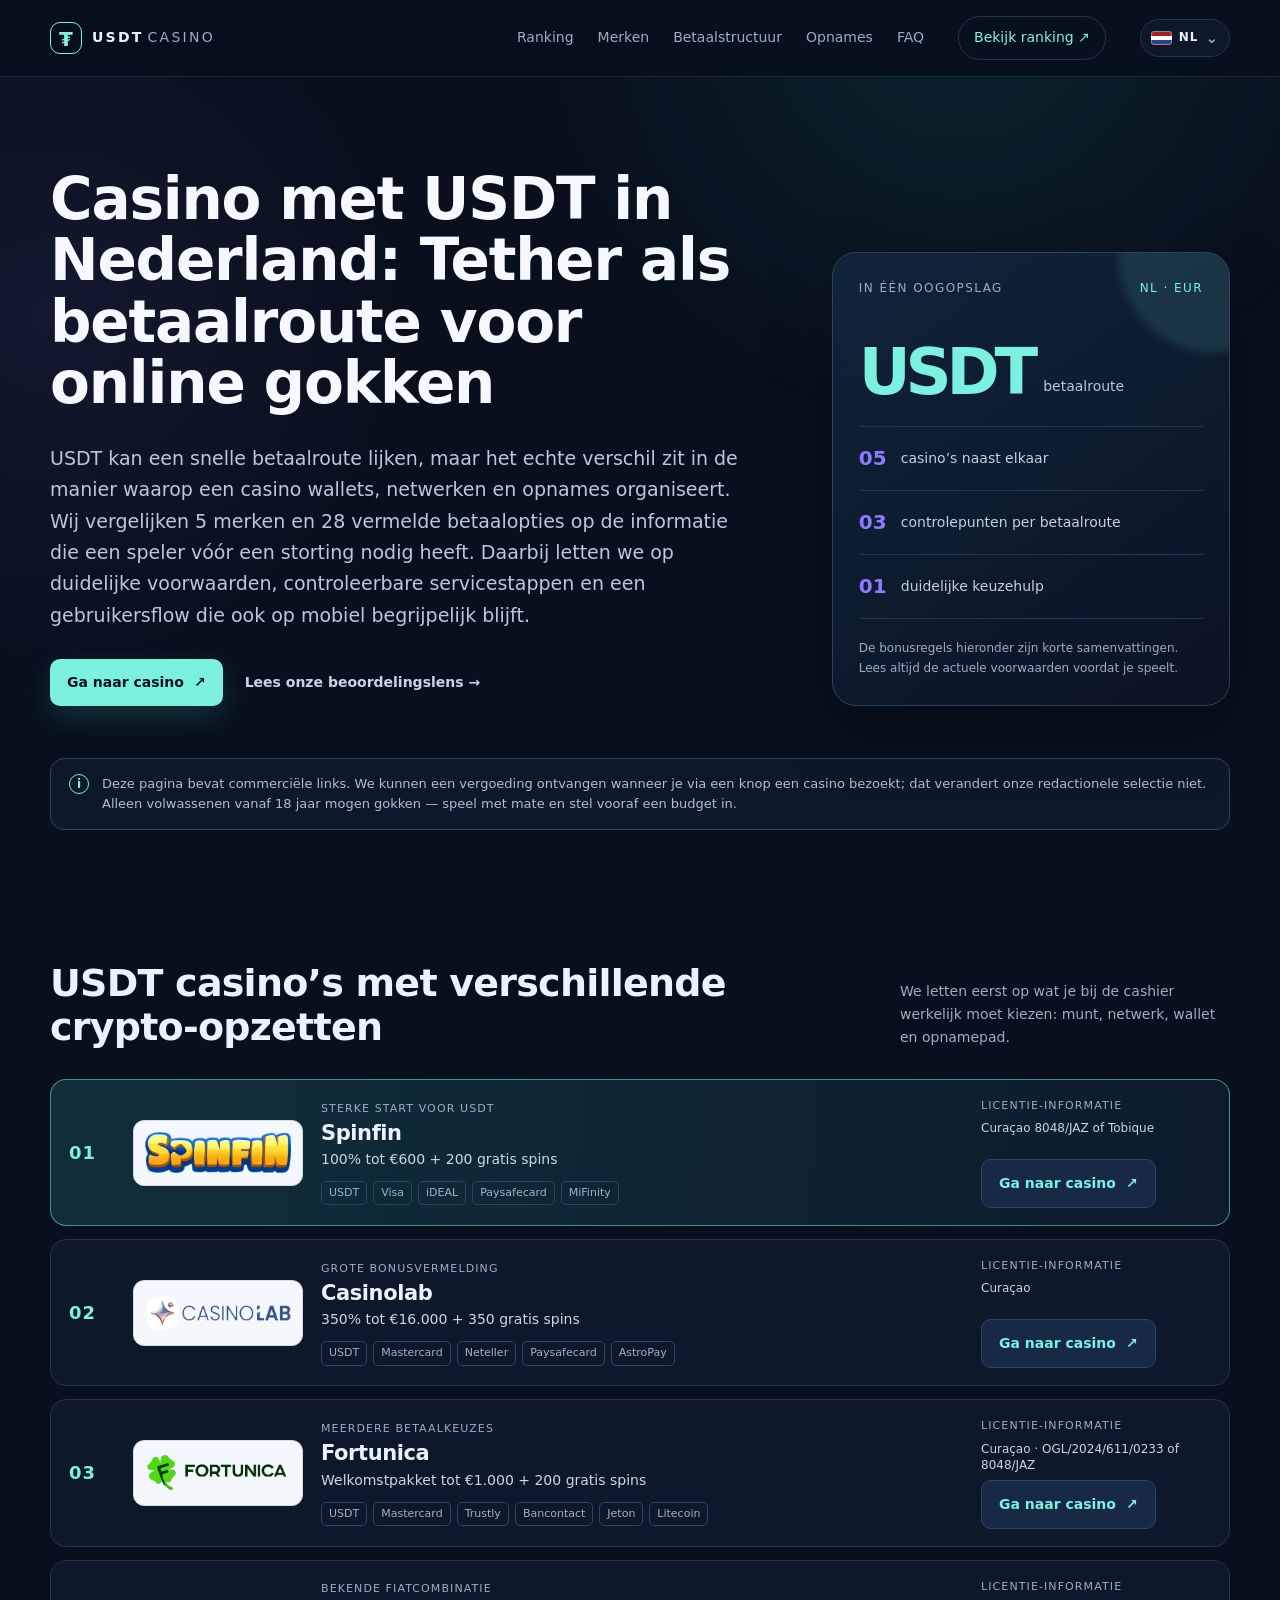
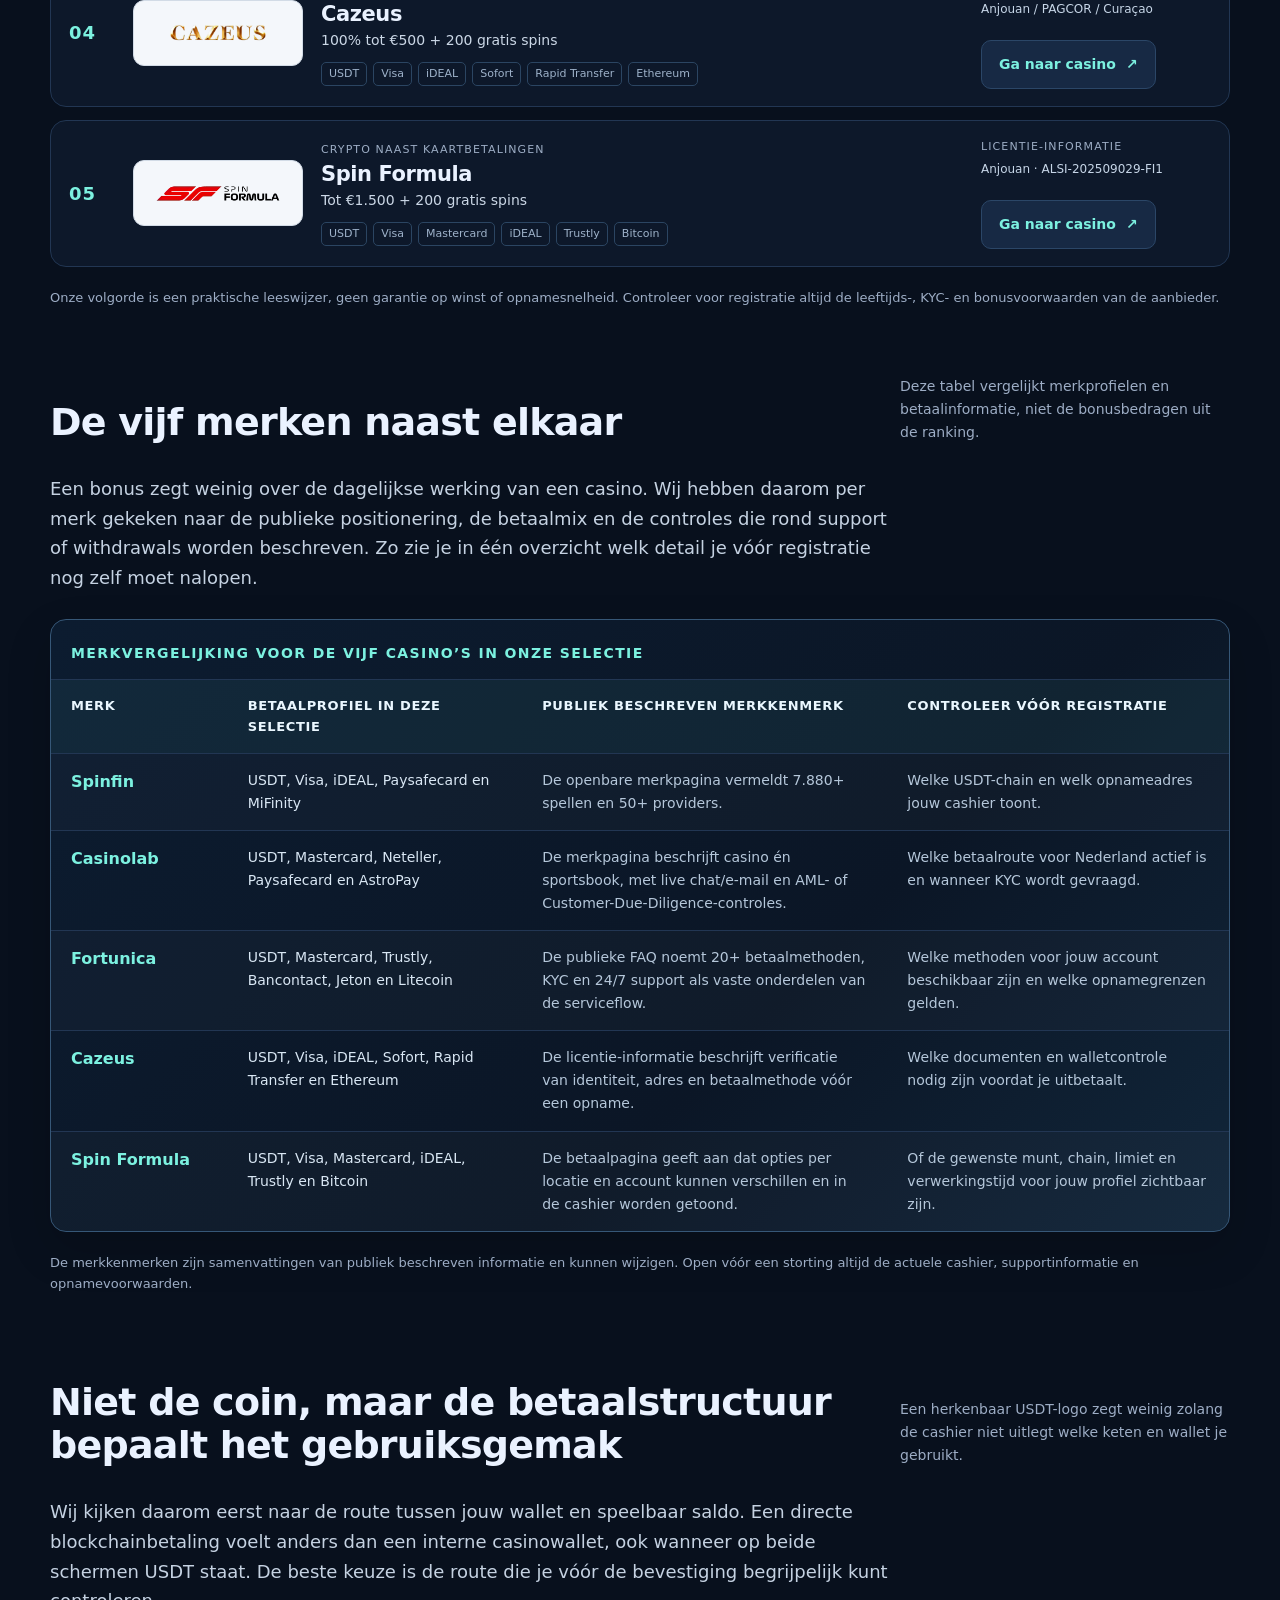
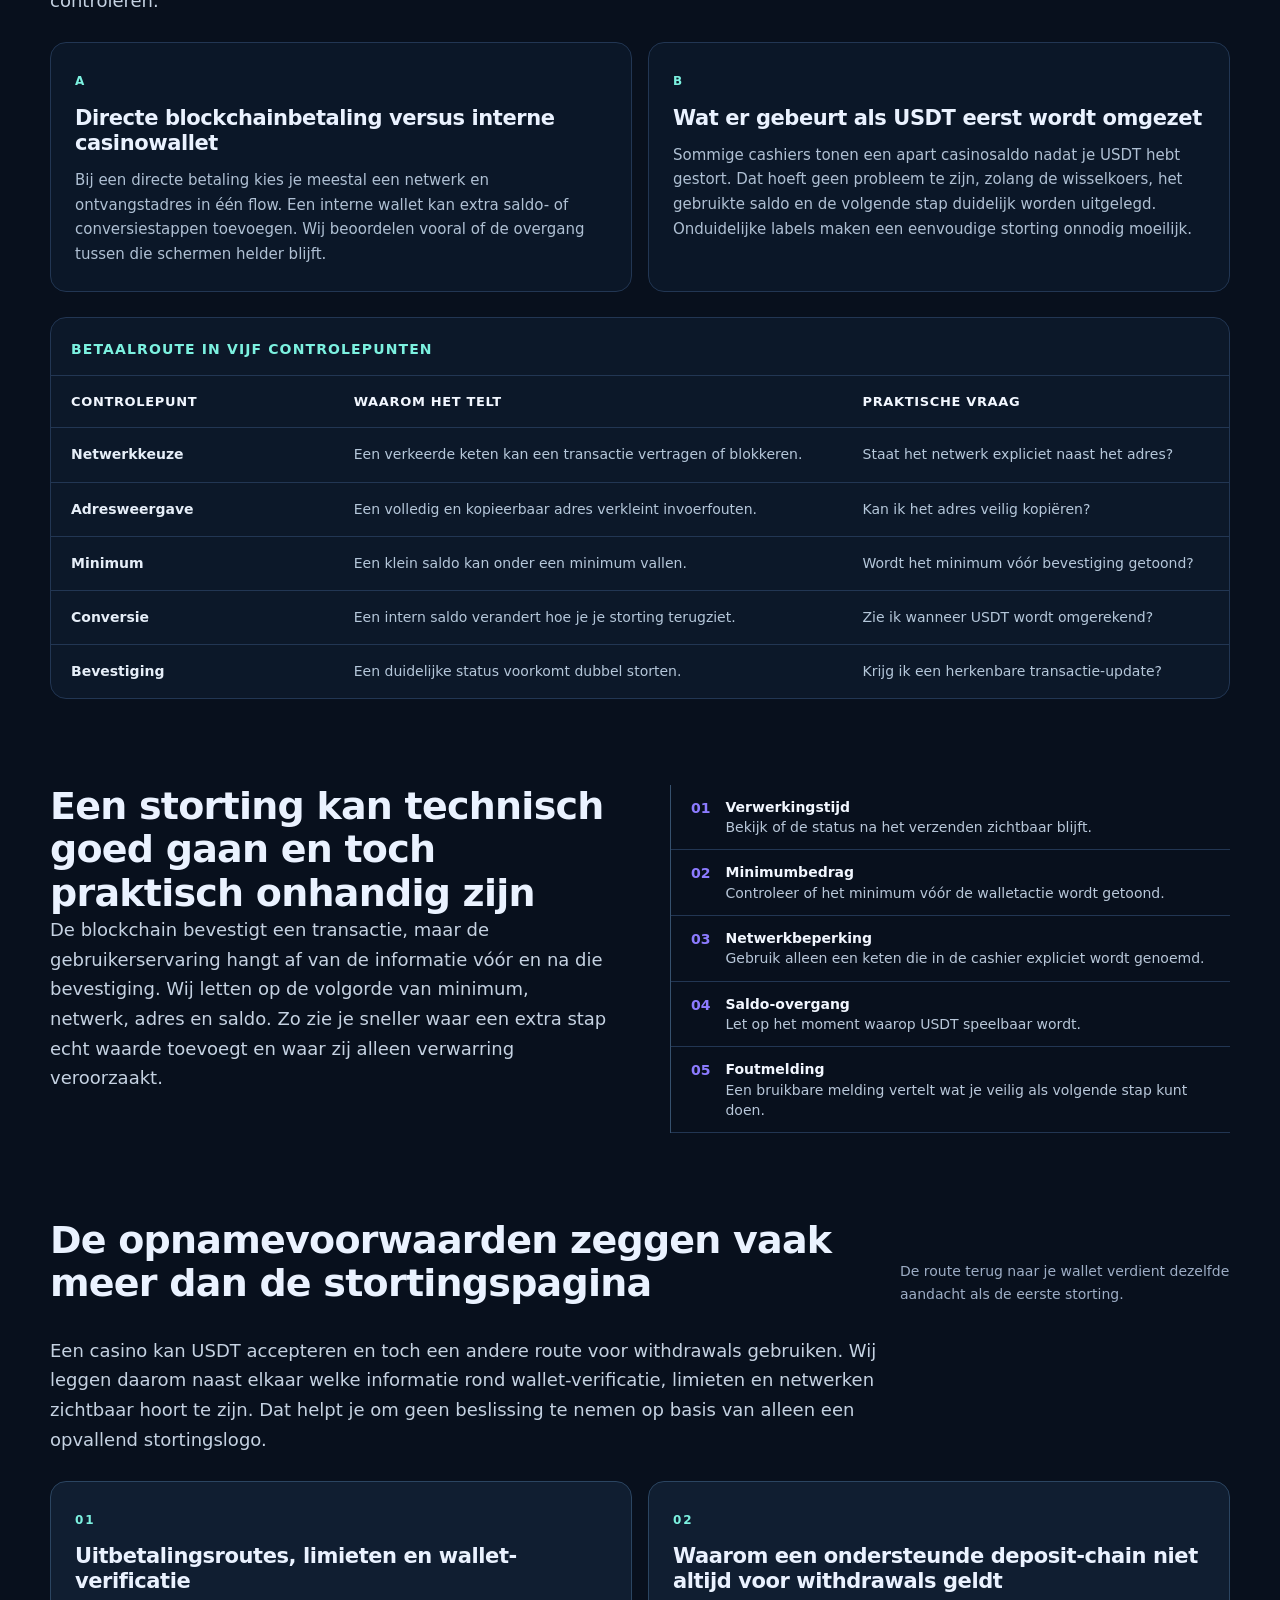
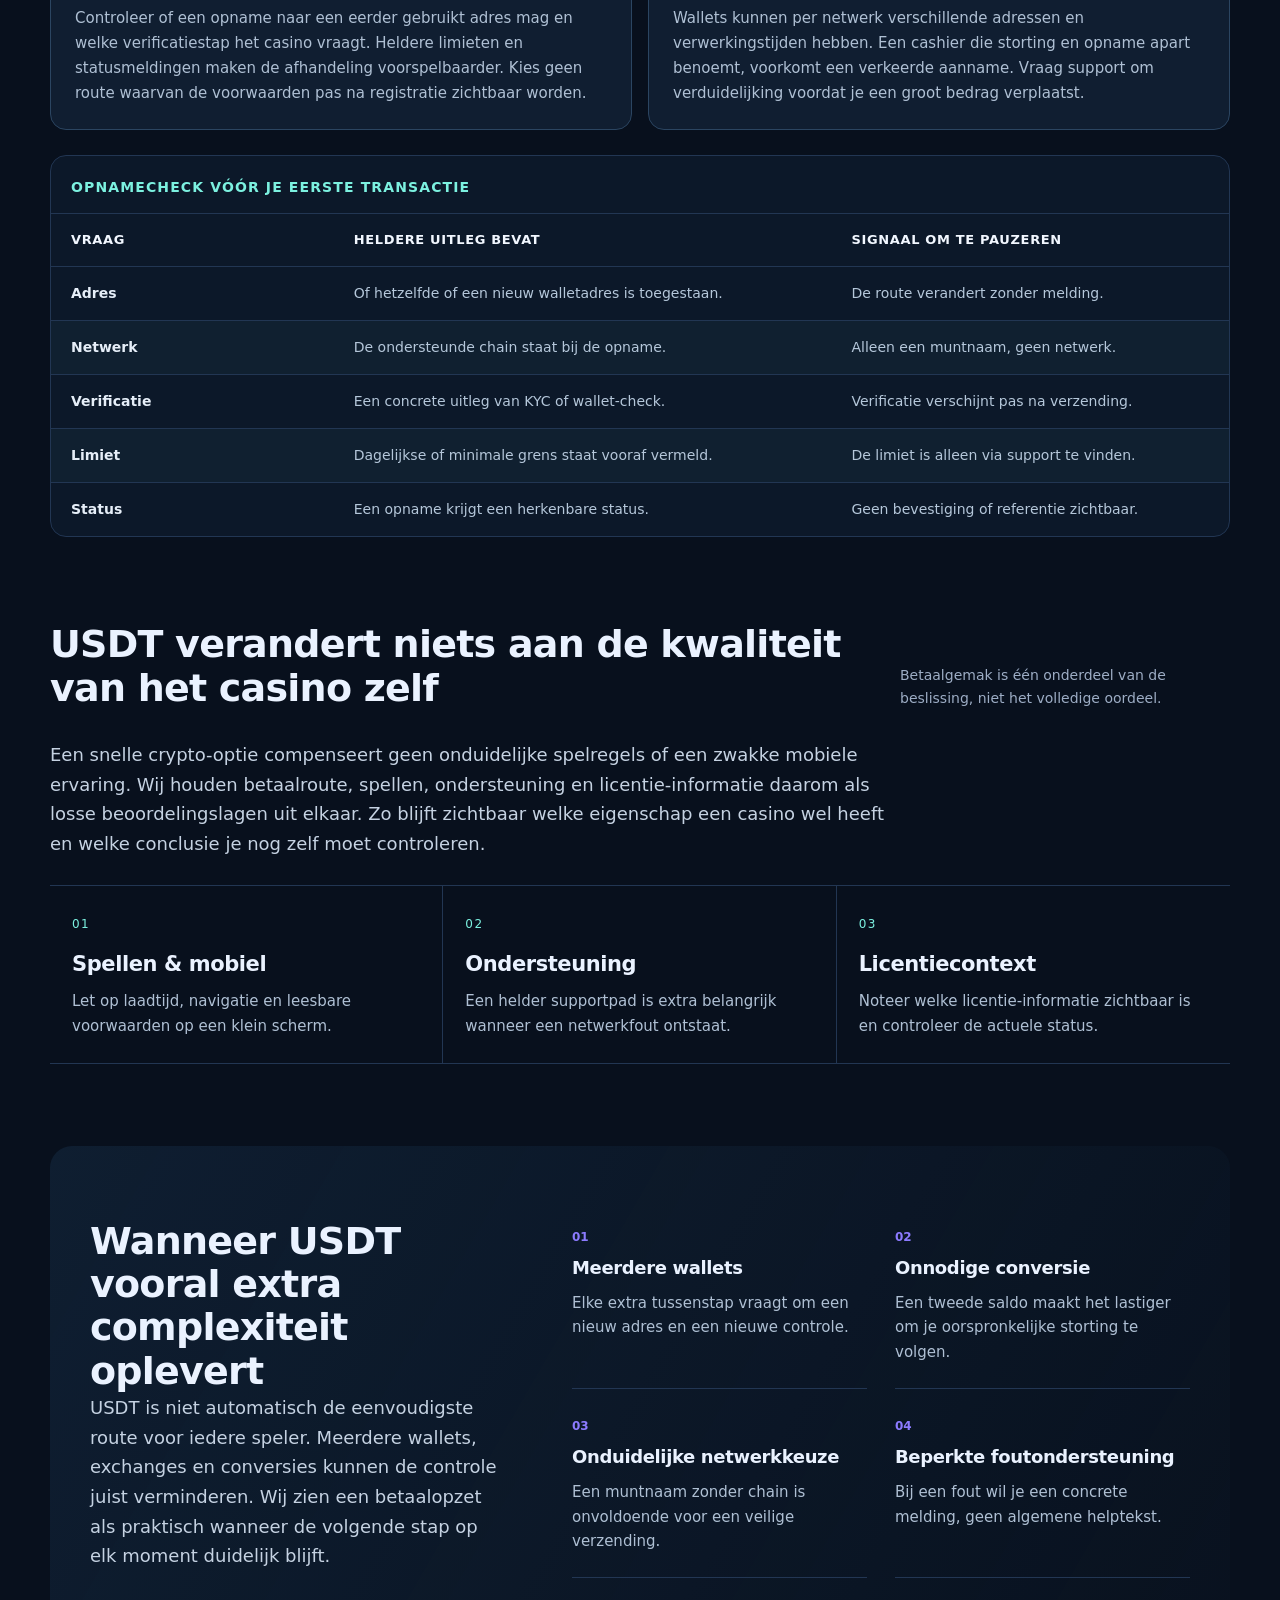
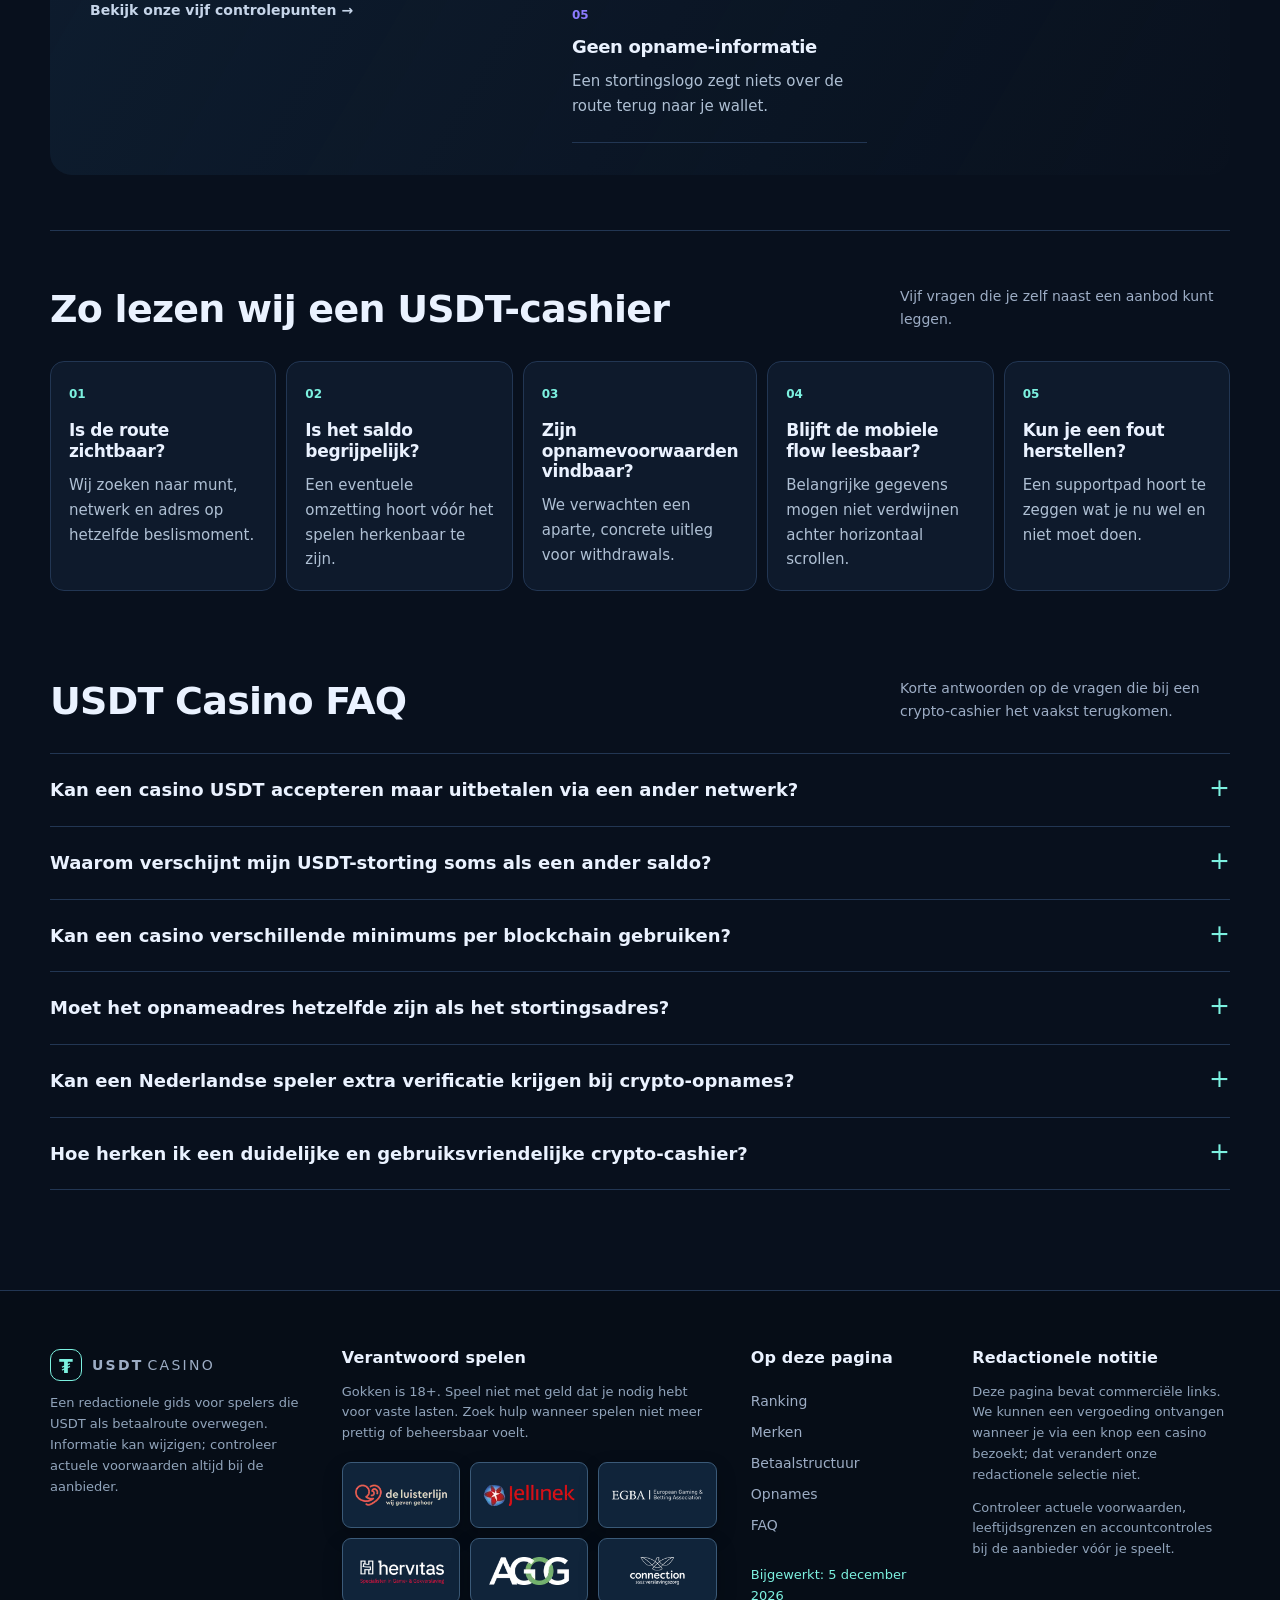
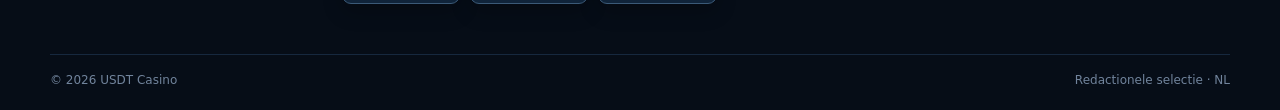
<file: index.html>
<!doctype html>
<html lang="nl-NL">
<head>
  <meta charset="utf-8">
  <meta name="viewport" content="width=device-width, initial-scale=1">
  <title>Casino met USDT Nederland: onafhankelijke vergelijking | Oktober 2026</title>
  <meta name="description" content="Onze redactie vergelijkt USDT casino’s voor Nederlandse spelers: bonusvermeldingen, betaalstructuren, opnames en praktische aandachtspunten in één helder overzicht.">
  <meta name="robots" content="index,follow">
  <meta name="author" content="USDT Casino redactie">
  <meta name="date" content="2026-10-29">
  <meta property="og:title" content="Casino met USDT Nederland: heldere vergelijking">
  <meta property="og:description" content="Bekijk hoe vijf USDT-casino’s verschillen in betaalroute, bonusvermelding en gebruiksgemak.">
  <meta property="og:type" content="website">
  <meta property="og:url" content="https://usdtcasino-nl.com/">
  <meta property="og:updated_time" content="2026-10-29">
  <link rel="canonical" href="https://usdtcasino-nl.com/">
  <link rel="alternate" hreflang="nl-NL" href="https://usdtcasino-nl.com/">
  <link rel="alternate" hreflang="pl-PL" href="https://usdtcasino-nl.com/pl/">
  <link rel="alternate" hreflang="x-default" href="https://usdtcasino-nl.com/">
  <link rel="icon" type="image/svg+xml" href="/favicon.svg">
  <link rel="stylesheet" href="/styles.css">
  <script type="application/ld+json">
  {
    "@context":"https://schema.org",
    "@type":"WebSite",
    "@id":"https://usdtcasino-nl.com/#website",
    "url":"https://usdtcasino-nl.com/",
    "name":"USDT Casino",
    "inLanguage":"nl-NL"
  }
  </script>
  <script type="application/ld+json">
  {
    "@context":"https://schema.org",
    "@type":"WebPage",
    "@id":"https://usdtcasino-nl.com/#webpage",
    "url":"https://usdtcasino-nl.com/",
    "name":"Casino met USDT Nederland",
    "isPartOf":{"@id":"https://usdtcasino-nl.com/#website"},
    "dateModified":"2026-10-29",
    "inLanguage":"nl-NL"
  }
  </script>
  <script type="application/ld+json">
  {
    "@context":"https://schema.org",
    "@type":"ItemList",
    "@id":"https://usdtcasino-nl.com/#ranking",
    "name":"USDT casino selectie Nederland",
    "numberOfItems":5,
    "itemListElement":[
      {"@type":"ListItem","position":1,"name":"Spinfin","url":"https://usdtcasino-nl.com/#spinfin"},
      {"@type":"ListItem","position":2,"name":"Casinolab","url":"https://usdtcasino-nl.com/#casinolab"},
      {"@type":"ListItem","position":3,"name":"Fortunica","url":"https://usdtcasino-nl.com/#fortunica"},
      {"@type":"ListItem","position":4,"name":"Cazeus","url":"https://usdtcasino-nl.com/#cazeus"},
      {"@type":"ListItem","position":5,"name":"Spin Formula","url":"https://usdtcasino-nl.com/#spin-formula"}
    ]
  }
  </script>
</head>
<body>
  <a class="skip-link" href="#main-content">Ga direct naar de inhoud</a>
  <header class="site-header">
    <div class="shell header-inner">
      <a class="brand" href="/" aria-label="USDT Casino startpagina">
        <span class="brand-mark" aria-hidden="true">₮</span>
        <span>USDT<span class="brand-muted">CASINO</span></span>
      </a>
      <nav class="main-nav" aria-label="Hoofdnavigatie">
        <a href="#ranking">Ranking</a>
        <a href="#merken">Merken</a>
        <a href="#structuur">Betaalstructuur</a>
        <a href="#opnames">Opnames</a>
        <a href="#faq">FAQ</a>
      </nav>
      <a class="header-cta" href="#ranking">Bekijk ranking <span aria-hidden="true">↗</span></a>
      <details class="language-switcher">
        <summary class="language-current" aria-label="Kies taal"><span class="language-flag language-flag-nl" aria-hidden="true"></span><span>NL</span><span class="language-chevron" aria-hidden="true">⌄</span></summary>
        <div class="language-menu" role="menu"><a class="language-option is-active" href="/" lang="nl" aria-current="page" role="menuitem"><span class="language-flag language-flag-nl" aria-hidden="true"></span><span>Nederlands</span><small>NL</small></a><a class="language-option" href="/pl/" lang="pl" role="menuitem"><span class="language-flag language-flag-pl" aria-hidden="true"></span><span>Polski</span><small>PL</small></a></div>
      </details>
    </div>
  </header>

  <main id="main-content">
    <section class="hero shell" aria-labelledby="page-title">
      <div class="hero-copy">
        <h1 id="page-title">Casino met USDT in Nederland: Tether als betaalroute voor online gokken</h1>
        <p class="hero-lede">USDT kan een snelle betaalroute lijken, maar het echte verschil zit in de manier waarop een casino wallets, netwerken en opnames organiseert. Wij vergelijken 5 merken en 28 vermelde betaalopties op de informatie die een speler vóór een storting nodig heeft. Daarbij letten we op duidelijke voorwaarden, controleerbare servicestappen en een gebruikersflow die ook op mobiel begrijpelijk blijft.</p>
        <div class="hero-actions">
          <a class="button button-primary" href="/visit/">Ga naar casino <span aria-hidden="true">↗</span></a>
          <a class="text-link" href="#methode">Lees onze beoordelingslens <span aria-hidden="true">→</span></a>
        </div>
      </div>
      <aside class="hero-panel" aria-label="Kernpunten van deze vergelijking">
        <div class="panel-topline"><span>In één oogopslag</span><span class="panel-tag">NL · EUR</span></div>
        <div class="hero-signal"><strong>USDT</strong><span>betaalroute</span></div>
        <div class="signal-list">
          <div><span class="signal-number">05</span><span>casino’s naast elkaar</span></div>
          <div><span class="signal-number">03</span><span>controlepunten per betaalroute</span></div>
          <div><span class="signal-number">01</span><span>duidelijke keuzehulp</span></div>
        </div>
        <p class="panel-note">De bonusregels hieronder zijn korte samenvattingen. Lees altijd de actuele voorwaarden voordat je speelt.</p>
      </aside>
    </section>

    <section class="disclosure shell" aria-label="Affiliate- en leeftijdsvermelding">
      <span class="disclosure-icon" aria-hidden="true">i</span>
      <p>Deze pagina bevat commerciële links. We kunnen een vergoeding ontvangen wanneer je via een knop een casino bezoekt; dat verandert onze redactionele selectie niet. Alleen volwassenen vanaf 18 jaar mogen gokken — speel met mate en stel vooraf een budget in.</p>
    </section>

    <section class="shell section" id="ranking" aria-labelledby="ranking-title">
      <div class="section-heading">
        <div><h2 id="ranking-title">USDT casino’s met verschillende crypto-opzetten</h2></div>
        <p class="heading-note">We letten eerst op wat je bij de cashier werkelijk moet kiezen: munt, netwerk, wallet en opnamepad.</p>
      </div>
      <div class="ranking-list">
        <article class="casino-card featured" id="spinfin">
          <div class="rank-badge">01</div><div class="logo-box"><img src="/assets/spinfin.webp" alt="Spinfin logo" width="150" height="58"></div>
          <div class="casino-main"><div class="card-label">Sterke start voor USDT</div><h3>Spinfin</h3><p>100% tot €600 + 200 gratis spins</p><div class="meta-row"><span>USDT</span><span>Visa</span><span>iDEAL</span><span>Paysafecard</span><span>MiFinity</span></div></div>
          <div class="casino-side"><span class="license-label">Licentie-informatie</span><strong>Curaçao 8048/JAZ of Tobique</strong><a class="button button-dark" href="/visit/spinfin/" rel="sponsored nofollow">Ga naar casino <span aria-hidden="true">↗</span></a></div>
        </article>
        <article class="casino-card" id="casinolab">
          <div class="rank-badge">02</div><div class="logo-box"><img src="/assets/casinolab.webp" alt="Casinolab logo" width="150" height="58"></div>
          <div class="casino-main"><div class="card-label">Grote bonusvermelding</div><h3>Casinolab</h3><p>350% tot €16.000 + 350 gratis spins</p><div class="meta-row"><span>USDT</span><span>Mastercard</span><span>Neteller</span><span>Paysafecard</span><span>AstroPay</span></div></div>
          <div class="casino-side"><span class="license-label">Licentie-informatie</span><strong>Curaçao</strong><a class="button button-dark" href="/visit/casinolab/" rel="sponsored nofollow">Ga naar casino <span aria-hidden="true">↗</span></a></div>
        </article>
        <article class="casino-card" id="fortunica">
          <div class="rank-badge">03</div><div class="logo-box"><img src="/assets/fortunica.webp" alt="Fortunica logo" width="150" height="58"></div>
          <div class="casino-main"><div class="card-label">Meerdere betaalkeuzes</div><h3>Fortunica</h3><p>Welkomstpakket tot €1.000 + 200 gratis spins</p><div class="meta-row"><span>USDT</span><span>Mastercard</span><span>Trustly</span><span>Bancontact</span><span>Jeton</span><span>Litecoin</span></div></div>
          <div class="casino-side"><span class="license-label">Licentie-informatie</span><strong>Curaçao · OGL/2024/611/0233 of 8048/JAZ</strong><a class="button button-dark" href="/visit/fortunica/" rel="sponsored nofollow">Ga naar casino <span aria-hidden="true">↗</span></a></div>
        </article>
        <article class="casino-card" id="cazeus">
          <div class="rank-badge">04</div><div class="logo-box"><img src="/assets/cazeus.webp" alt="Cazeus logo" width="150" height="58"></div>
          <div class="casino-main"><div class="card-label">Bekende fiatcombinatie</div><h3>Cazeus</h3><p>100% tot €500 + 200 gratis spins</p><div class="meta-row"><span>USDT</span><span>Visa</span><span>iDEAL</span><span>Sofort</span><span>Rapid Transfer</span><span>Ethereum</span></div></div>
          <div class="casino-side"><span class="license-label">Licentie-informatie</span><strong>Anjouan / PAGCOR / Curaçao</strong><a class="button button-dark" href="/visit/cazeus/" rel="sponsored nofollow">Ga naar casino <span aria-hidden="true">↗</span></a></div>
        </article>
        <article class="casino-card" id="spin-formula">
          <div class="rank-badge">05</div><div class="logo-box"><img src="/assets/spin-formula.webp" alt="Spin Formula logo" width="150" height="58"></div>
          <div class="casino-main"><div class="card-label">Crypto naast kaartbetalingen</div><h3>Spin Formula</h3><p>Tot €1.500 + 200 gratis spins</p><div class="meta-row"><span>USDT</span><span>Visa</span><span>Mastercard</span><span>iDEAL</span><span>Trustly</span><span>Bitcoin</span></div></div>
          <div class="casino-side"><span class="license-label">Licentie-informatie</span><strong>Anjouan · ALSI-202509029-FI1</strong><a class="button button-dark" href="/visit/spinformula/" rel="sponsored nofollow">Ga naar casino <span aria-hidden="true">↗</span></a></div>
        </article>
      </div>
      <p class="after-note">Onze volgorde is een praktische leeswijzer, geen garantie op winst of opnamesnelheid. Controleer voor registratie altijd de leeftijds-, KYC- en bonusvoorwaarden van de aanbieder.</p>
    </section>

    <section class="shell section brand-comparison" id="merken" aria-labelledby="merken-title">
      <div class="section-heading">
        <div><h2 id="merken-title">De vijf merken naast elkaar</h2></div>
        <p class="heading-note">Deze tabel vergelijkt merkprofielen en betaalinformatie, niet de bonusbedragen uit de ranking.</p>
      </div>
      <p class="intro-paragraph">Een bonus zegt weinig over de dagelijkse werking van een casino. Wij hebben daarom per merk gekeken naar de publieke positionering, de betaalmix en de controles die rond support of withdrawals worden beschreven. Zo zie je in één overzicht welk detail je vóór registratie nog zelf moet nalopen.</p>
      <div class="table-wrap brand-table-wrap">
        <table class="comparison-table brand-table">
          <caption>Merkvergelijking voor de vijf casino’s in onze selectie</caption>
          <thead><tr><th scope="col">Merk</th><th scope="col">Betaalprofiel in deze selectie</th><th scope="col">Publiek beschreven merkkenmerk</th><th scope="col">Controleer vóór registratie</th></tr></thead>
          <tbody>
            <tr><td>Spinfin</td><td>USDT, Visa, iDEAL, Paysafecard en MiFinity</td><td>De openbare merkpagina vermeldt 7.880+ spellen en 50+ providers.</td><td>Welke USDT-chain en welk opnameadres jouw cashier toont.</td></tr>
            <tr><td>Casinolab</td><td>USDT, Mastercard, Neteller, Paysafecard en AstroPay</td><td>De merkpagina beschrijft casino én sportsbook, met live chat/e-mail en AML- of Customer-Due-Diligence-controles.</td><td>Welke betaalroute voor Nederland actief is en wanneer KYC wordt gevraagd.</td></tr>
            <tr><td>Fortunica</td><td>USDT, Mastercard, Trustly, Bancontact, Jeton en Litecoin</td><td>De publieke FAQ noemt 20+ betaalmethoden, KYC en 24/7 support als vaste onderdelen van de serviceflow.</td><td>Welke methoden voor jouw account beschikbaar zijn en welke opnamegrenzen gelden.</td></tr>
            <tr><td>Cazeus</td><td>USDT, Visa, iDEAL, Sofort, Rapid Transfer en Ethereum</td><td>De licentie-informatie beschrijft verificatie van identiteit, adres en betaalmethode vóór een opname.</td><td>Welke documenten en walletcontrole nodig zijn voordat je uitbetaalt.</td></tr>
            <tr><td>Spin Formula</td><td>USDT, Visa, Mastercard, iDEAL, Trustly en Bitcoin</td><td>De betaalpagina geeft aan dat opties per locatie en account kunnen verschillen en in de cashier worden getoond.</td><td>Of de gewenste munt, chain, limiet en verwerkingstijd voor jouw profiel zichtbaar zijn.</td></tr>
          </tbody>
        </table>
      </div>
      <p class="after-note">De merkkenmerken zijn samenvattingen van publiek beschreven informatie en kunnen wijzigen. Open vóór een storting altijd de actuele cashier, supportinformatie en opnamevoorwaarden.</p>
    </section>

    <section class="shell section" id="structuur" aria-labelledby="structuur-title">
      <div class="section-heading"><div><h2 id="structuur-title">Niet de coin, maar de betaalstructuur bepaalt het gebruiksgemak</h2></div><p class="heading-note">Een herkenbaar USDT-logo zegt weinig zolang de cashier niet uitlegt welke keten en wallet je gebruikt.</p></div>
      <p class="intro-paragraph">Wij kijken daarom eerst naar de route tussen jouw wallet en speelbaar saldo. Een directe blockchainbetaling voelt anders dan een interne casinowallet, ook wanneer op beide schermen USDT staat. De beste keuze is de route die je vóór de bevestiging begrijpelijk kunt controleren.</p>
      <div class="insight-grid">
        <article class="insight-card"><span class="insight-index">A</span><h3>Directe blockchainbetaling versus interne casinowallet</h3><p>Bij een directe betaling kies je meestal een netwerk en ontvangstadres in één flow. Een interne wallet kan extra saldo- of conversiestappen toevoegen. Wij beoordelen vooral of de overgang tussen die schermen helder blijft.</p></article>
        <article class="insight-card"><span class="insight-index">B</span><h3>Wat er gebeurt als USDT eerst wordt omgezet</h3><p>Sommige cashiers tonen een apart casinosaldo nadat je USDT hebt gestort. Dat hoeft geen probleem te zijn, zolang de wisselkoers, het gebruikte saldo en de volgende stap duidelijk worden uitgelegd. Onduidelijke labels maken een eenvoudige storting onnodig moeilijk.</p></article>
      </div>
      <div class="table-wrap"><table class="comparison-table"><caption>Betaalroute in vijf controlepunten</caption><thead><tr><th scope="col">Controlepunt</th><th scope="col">Waarom het telt</th><th scope="col">Praktische vraag</th></tr></thead><tbody><tr><td>Netwerkkeuze</td><td>Een verkeerde keten kan een transactie vertragen of blokkeren.</td><td>Staat het netwerk expliciet naast het adres?</td></tr><tr><td>Adresweergave</td><td>Een volledig en kopieerbaar adres verkleint invoerfouten.</td><td>Kan ik het adres veilig kopiëren?</td></tr><tr><td>Minimum</td><td>Een klein saldo kan onder een minimum vallen.</td><td>Wordt het minimum vóór bevestiging getoond?</td></tr><tr><td>Conversie</td><td>Een intern saldo verandert hoe je je storting terugziet.</td><td>Zie ik wanneer USDT wordt omgerekend?</td></tr><tr><td>Bevestiging</td><td>Een duidelijke status voorkomt dubbel storten.</td><td>Krijg ik een herkenbare transactie-update?</td></tr></tbody></table></div>
    </section>

    <section class="shell section split-section" aria-labelledby="storting-title">
      <div><h2 id="storting-title">Een storting kan technisch goed gaan en toch praktisch onhandig zijn</h2><p class="intro-paragraph">De blockchain bevestigt een transactie, maar de gebruikerservaring hangt af van de informatie vóór en na die bevestiging. Wij letten op de volgorde van minimum, netwerk, adres en saldo. Zo zie je sneller waar een extra stap echt waarde toevoegt en waar zij alleen verwarring veroorzaakt.</p></div>
      <div class="numbered-list"><div><span>01</span><p><strong>Verwerkingstijd</strong><br>Bekijk of de status na het verzenden zichtbaar blijft.</p></div><div><span>02</span><p><strong>Minimumbedrag</strong><br>Controleer of het minimum vóór de walletactie wordt getoond.</p></div><div><span>03</span><p><strong>Netwerkbeperking</strong><br>Gebruik alleen een keten die in de cashier expliciet wordt genoemd.</p></div><div><span>04</span><p><strong>Saldo-overgang</strong><br>Let op het moment waarop USDT speelbaar wordt.</p></div><div><span>05</span><p><strong>Foutmelding</strong><br>Een bruikbare melding vertelt wat je veilig als volgende stap kunt doen.</p></div></div>
    </section>

    <section class="shell section" id="opnames" aria-labelledby="opnames-title">
      <div class="section-heading"><div><h2 id="opnames-title">De opnamevoorwaarden zeggen vaak meer dan de stortingspagina</h2></div><p class="heading-note">De route terug naar je wallet verdient dezelfde aandacht als de eerste storting.</p></div>
      <p class="intro-paragraph">Een casino kan USDT accepteren en toch een andere route voor withdrawals gebruiken. Wij leggen daarom naast elkaar welke informatie rond wallet-verificatie, limieten en netwerken zichtbaar hoort te zijn. Dat helpt je om geen beslissing te nemen op basis van alleen een opvallend stortingslogo.</p>
      <div class="insight-grid"><article class="insight-card dark-card"><span class="insight-index">01</span><h3>Uitbetalingsroutes, limieten en wallet-verificatie</h3><p>Controleer of een opname naar een eerder gebruikt adres mag en welke verificatiestap het casino vraagt. Heldere limieten en statusmeldingen maken de afhandeling voorspelbaarder. Kies geen route waarvan de voorwaarden pas na registratie zichtbaar worden.</p></article><article class="insight-card dark-card"><span class="insight-index">02</span><h3>Waarom een ondersteunde deposit-chain niet altijd voor withdrawals geldt</h3><p>Wallets kunnen per netwerk verschillende adressen en verwerkingstijden hebben. Een cashier die storting en opname apart benoemt, voorkomt een verkeerde aanname. Vraag support om verduidelijking voordat je een groot bedrag verplaatst.</p></article></div>
      <div class="table-wrap"><table class="comparison-table alt"><caption>Opnamecheck vóór je eerste transactie</caption><thead><tr><th scope="col">Vraag</th><th scope="col">Heldere uitleg bevat</th><th scope="col">Signaal om te pauzeren</th></tr></thead><tbody><tr><td>Adres</td><td>Of hetzelfde of een nieuw walletadres is toegestaan.</td><td>De route verandert zonder melding.</td></tr><tr><td>Netwerk</td><td>De ondersteunde chain staat bij de opname.</td><td>Alleen een muntnaam, geen netwerk.</td></tr><tr><td>Verificatie</td><td>Een concrete uitleg van KYC of wallet-check.</td><td>Verificatie verschijnt pas na verzending.</td></tr><tr><td>Limiet</td><td>Dagelijkse of minimale grens staat vooraf vermeld.</td><td>De limiet is alleen via support te vinden.</td></tr><tr><td>Status</td><td>Een opname krijgt een herkenbare status.</td><td>Geen bevestiging of referentie zichtbaar.</td></tr></tbody></table></div>
    </section>

    <section class="shell section" aria-labelledby="kwaliteit-title">
      <div class="section-heading"><div><h2 id="kwaliteit-title">USDT verandert niets aan de kwaliteit van het casino zelf</h2></div><p class="heading-note">Betaalgemak is één onderdeel van de beslissing, niet het volledige oordeel.</p></div>
      <p class="intro-paragraph">Een snelle crypto-optie compenseert geen onduidelijke spelregels of een zwakke mobiele ervaring. Wij houden betaalroute, spellen, ondersteuning en licentie-informatie daarom als losse beoordelingslagen uit elkaar. Zo blijft zichtbaar welke eigenschap een casino wel heeft en welke conclusie je nog zelf moet controleren.</p>
      <div class="feature-rail"><div><span class="rail-icon">01</span><h3>Spellen &amp; mobiel</h3><p>Let op laadtijd, navigatie en leesbare voorwaarden op een klein scherm.</p></div><div><span class="rail-icon">02</span><h3>Ondersteuning</h3><p>Een helder supportpad is extra belangrijk wanneer een netwerkfout ontstaat.</p></div><div><span class="rail-icon">03</span><h3>Licentiecontext</h3><p>Noteer welke licentie-informatie zichtbaar is en controleer de actuele status.</p></div></div>
    </section>

    <section class="shell section complexity-section" aria-labelledby="complexiteit-title">
      <div class="complexity-copy"><h2 id="complexiteit-title">Wanneer USDT vooral extra complexiteit oplevert</h2><p class="intro-paragraph">USDT is niet automatisch de eenvoudigste route voor iedere speler. Meerdere wallets, exchanges en conversies kunnen de controle juist verminderen. Wij zien een betaalopzet als praktisch wanneer de volgende stap op elk moment duidelijk blijft.</p><a class="text-link" href="#methode">Bekijk onze vijf controlepunten <span aria-hidden="true">→</span></a></div>
      <div class="complexity-list"><div><span>01</span><h3>Meerdere wallets</h3><p>Elke extra tussenstap vraagt om een nieuw adres en een nieuwe controle.</p></div><div><span>02</span><h3>Onnodige conversie</h3><p>Een tweede saldo maakt het lastiger om je oorspronkelijke storting te volgen.</p></div><div><span>03</span><h3>Onduidelijke netwerkkeuze</h3><p>Een muntnaam zonder chain is onvoldoende voor een veilige verzending.</p></div><div><span>04</span><h3>Beperkte foutondersteuning</h3><p>Bij een fout wil je een concrete melding, geen algemene helptekst.</p></div><div><span>05</span><h3>Geen opname-informatie</h3><p>Een stortingslogo zegt niets over de route terug naar je wallet.</p></div></div>
    </section>

    <section class="shell section method-section" id="methode" aria-labelledby="methode-title">
      <div class="section-heading"><div><h2 id="methode-title">Zo lezen wij een USDT-cashier</h2></div><p class="heading-note">Vijf vragen die je zelf naast een aanbod kunt leggen.</p></div>
      <ol class="method-list"><li><span>01</span><div><h3>Is de route zichtbaar?</h3><p>Wij zoeken naar munt, netwerk en adres op hetzelfde beslismoment.</p></div></li><li><span>02</span><div><h3>Is het saldo begrijpelijk?</h3><p>Een eventuele omzetting hoort vóór het spelen herkenbaar te zijn.</p></div></li><li><span>03</span><div><h3>Zijn opnamevoorwaarden vindbaar?</h3><p>We verwachten een aparte, concrete uitleg voor withdrawals.</p></div></li><li><span>04</span><div><h3>Blijft de mobiele flow leesbaar?</h3><p>Belangrijke gegevens mogen niet verdwijnen achter horizontaal scrollen.</p></div></li><li><span>05</span><div><h3>Kun je een fout herstellen?</h3><p>Een supportpad hoort te zeggen wat je nu wel en niet moet doen.</p></div></li></ol>
    </section>

    <section class="shell section faq-section" id="faq" aria-labelledby="faq-title">
      <div class="section-heading"><div><h2 id="faq-title">USDT Casino FAQ</h2></div><p class="heading-note">Korte antwoorden op de vragen die bij een crypto-cashier het vaakst terugkomen.</p></div>
      <div class="faq-list"><details><summary>Kan een casino USDT accepteren maar uitbetalen via een ander netwerk?</summary><p>Ja, dat kan per aanbieder verschillen. Controleer bij de opname welke chain en welk adres worden ondersteund voordat je een bedrag verzendt. Een duidelijke cashier maakt dit onderscheid zichtbaar.</p></details><details><summary>Waarom verschijnt mijn USDT-storting soms als een ander saldo?</summary><p>Een casino kan USDT intern omzetten naar een speel- of kassiersaldo. Kijk naar de uitleg bij de conversie en controleer hoe het saldo wordt weergegeven vóór je een bonus activeert. Zo houd je de waarde en voorwaarden uit elkaar.</p></details><details><summary>Kan een casino verschillende minimums per blockchain gebruiken?</summary><p>Ja, minimums kunnen per netwerk verschillen door transactiekosten of technische verwerking. Wij raden aan het bedrag en de chain op hetzelfde scherm te controleren. Stuur nooit op basis van alleen de muntnaam.</p></details><details><summary>Moet het opnameadres hetzelfde zijn als het stortingsadres?</summary><p>Niet altijd. Sommige aanbieders vragen om hetzelfde adres, andere laten een nieuw geverifieerd adres toe. Lees de opnamevoorwaarden en vraag support om uitleg vóór je bevestigt.</p></details><details><summary>Kan een Nederlandse speler extra verificatie krijgen bij crypto-opnames?</summary><p>Een aanbieder kan aanvullende identiteits- of walletcontroles vragen. De exacte stap hangt af van de account- en betaalvoorwaarden. Houd je gegevens actueel en plan tijd voor controle in.</p></details><details><summary>Hoe herken ik een duidelijke en gebruiksvriendelijke crypto-cashier?</summary><p>Zoek naar een zichtbare netwerkkeuze, kopieerbaar adres, minimum, statusmelding en aparte opname-uitleg. Wij vinden een flow sterker wanneer je elke stap kunt controleren voordat je geld verstuurt. Ontbreekt één van die onderdelen, pauzeer dan en vraag uitleg.</p></details></div>
    </section>
  </main>

  <footer class="site-footer">
    <div class="shell footer-grid">
      <div><a class="brand footer-brand" href="/" aria-label="USDT Casino startpagina"><span class="brand-mark" aria-hidden="true">₮</span><span>USDT<span class="brand-muted">CASINO</span></span></a><p>Een redactionele gids voor spelers die USDT als betaalroute overwegen. Informatie kan wijzigen; controleer actuele voorwaarden altijd bij de aanbieder.</p></div>
      <div><h2>Verantwoord spelen</h2><p>Gokken is 18+. Speel niet met geld dat je nodig hebt voor vaste lasten. Zoek hulp wanneer spelen niet meer prettig of beheersbaar voelt.</p><div class="support-logos" aria-label="Organisaties voor hulp en informatie"><a href="https://www.deluisterlijn.nl/" target="_blank" rel="nofollow noopener"><img src="/assets/deluisterlijn.nl.webp" alt="De Luisterlijn" width="104" height="46"></a><a href="https://www.jellinek.nl/" target="_blank" rel="nofollow noopener"><img src="/assets/jellinek.nl_.webp" alt="Jellinek" width="104" height="46"></a><a href="https://www.egba.eu/" target="_blank" rel="nofollow noopener"><img src="/assets/egba.eu_.webp" alt="EGBA" width="104" height="46"></a><a href="https://www.hervitas.nl/" target="_blank" rel="nofollow noopener"><img src="/assets/hervitas.nl_.webp" alt="Hervitas" width="104" height="46"></a><a href="https://agog.nl/" target="_blank" rel="nofollow noopener"><img src="/assets/agog.nl.webp" alt="AGOG" width="104" height="46"></a><a href="https://connection-sggz.nl/" target="_blank" rel="nofollow noopener"><img src="/assets/connection-sggz.nl.webp" alt="Connection SGGZ" width="104" height="46"></a></div></div>
      <div><h2>Op deze pagina</h2><a href="#ranking">Ranking</a><a href="#merken">Merken</a><a href="#structuur">Betaalstructuur</a><a href="#opnames">Opnames</a><a href="#faq">FAQ</a><p class="footer-date">Bijgewerkt: <time class="js-date" data-live-date datetime="2026-10-29">29 oktober 2026</time></p></div>
      <div class="footer-extra"><h2>Redactionele notitie</h2><p>Deze pagina bevat commerciële links. We kunnen een vergoeding ontvangen wanneer je via een knop een casino bezoekt; dat verandert onze redactionele selectie niet.</p><p>Controleer actuele voorwaarden, leeftijdsgrenzen en accountcontroles bij de aanbieder vóór je speelt.</p></div>
    </div>
    <div class="shell footer-bottom"><span>© <span data-live-year>2026</span> USDT Casino</span><span>Redactionele selectie · NL</span></div>
  </footer>
  <aside class="bonus-catchfish" id="bonus-catchfish" aria-label="Bonusaanbieding" aria-hidden="true">
    <div class="bonus-catchfish-copy"><strong>Ontvang een bonus</strong><span>Bekijk de bonus van het eerste casino in onze ranking en lees de voorwaarden voordat je speelt.</span></div>
    <a class="button button-primary" href="/visit/" rel="sponsored nofollow">Ontvang bonus <span aria-hidden="true">↗</span></a>
    <button class="bonus-catchfish-close" type="button" aria-label="Bonusmelding sluiten">×</button>
  </aside>
  <script src="/script.js" defer></script>
</body>
</html>
</file>
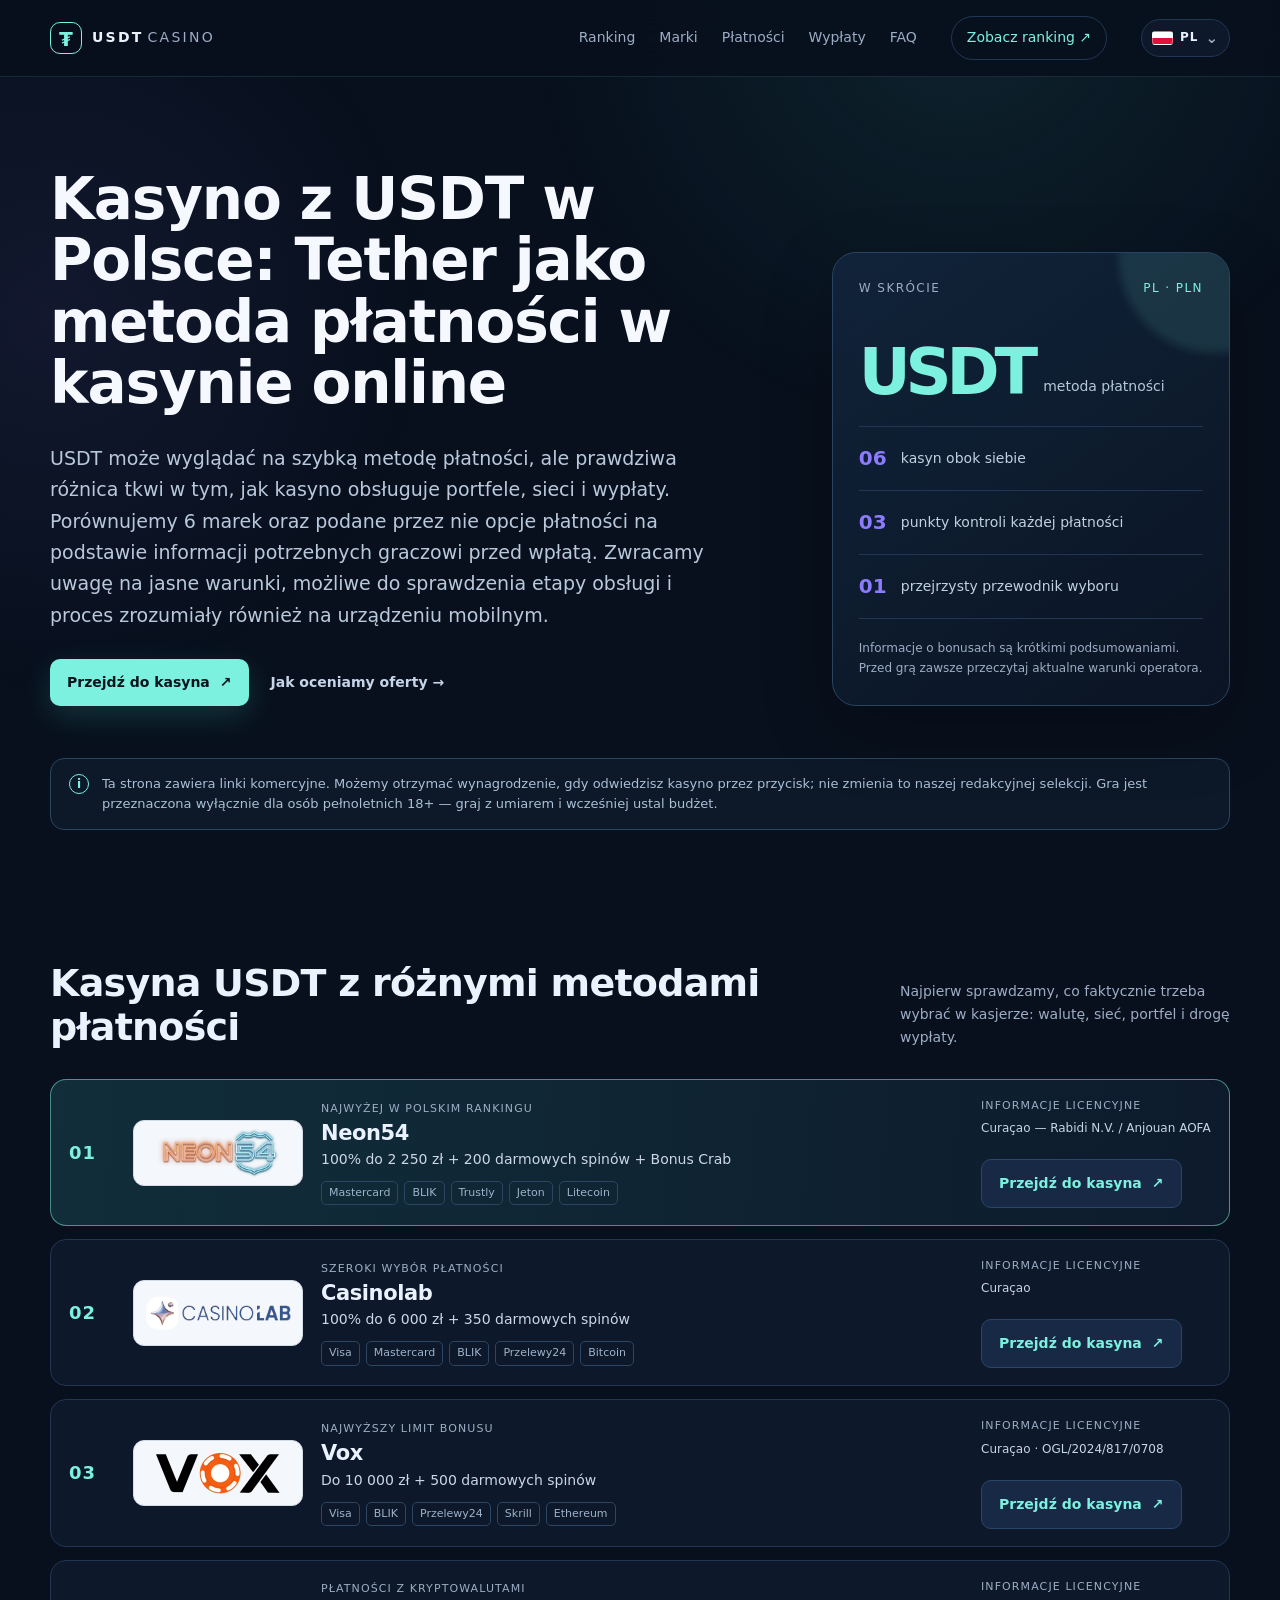
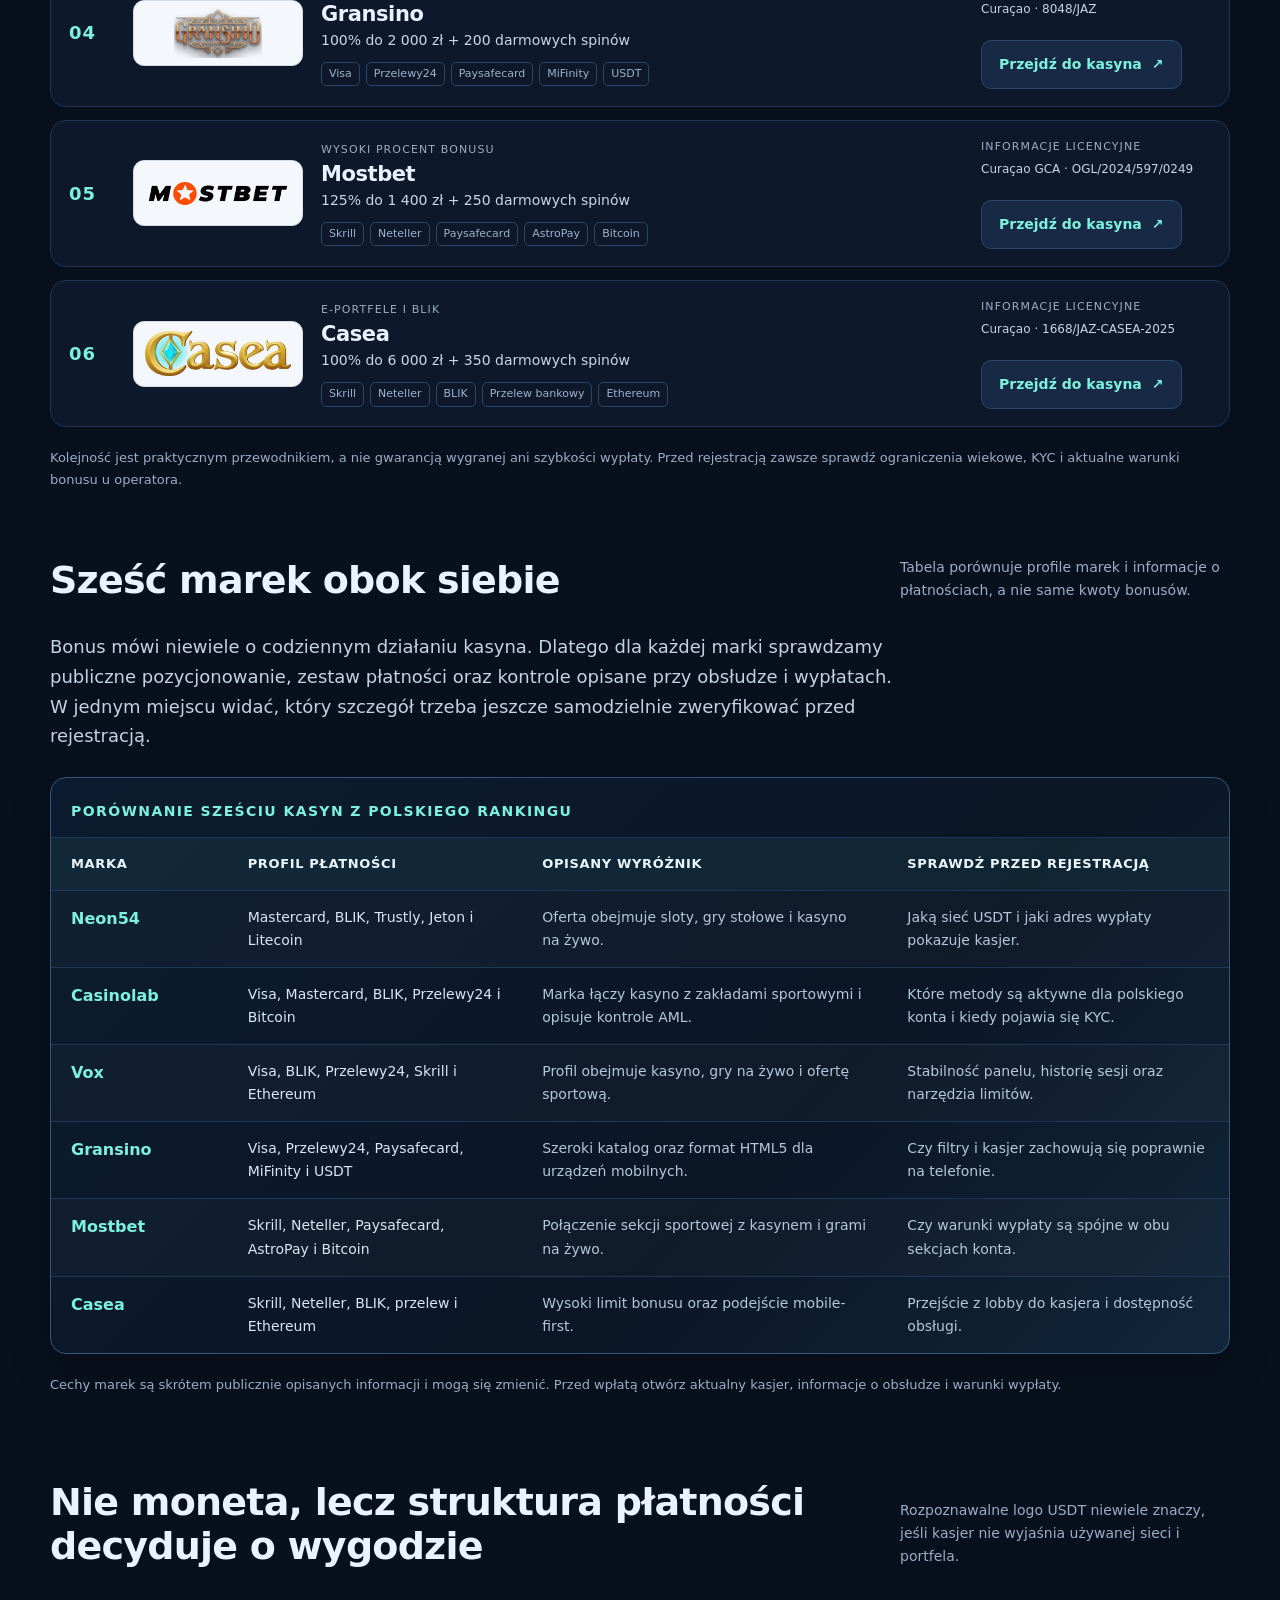
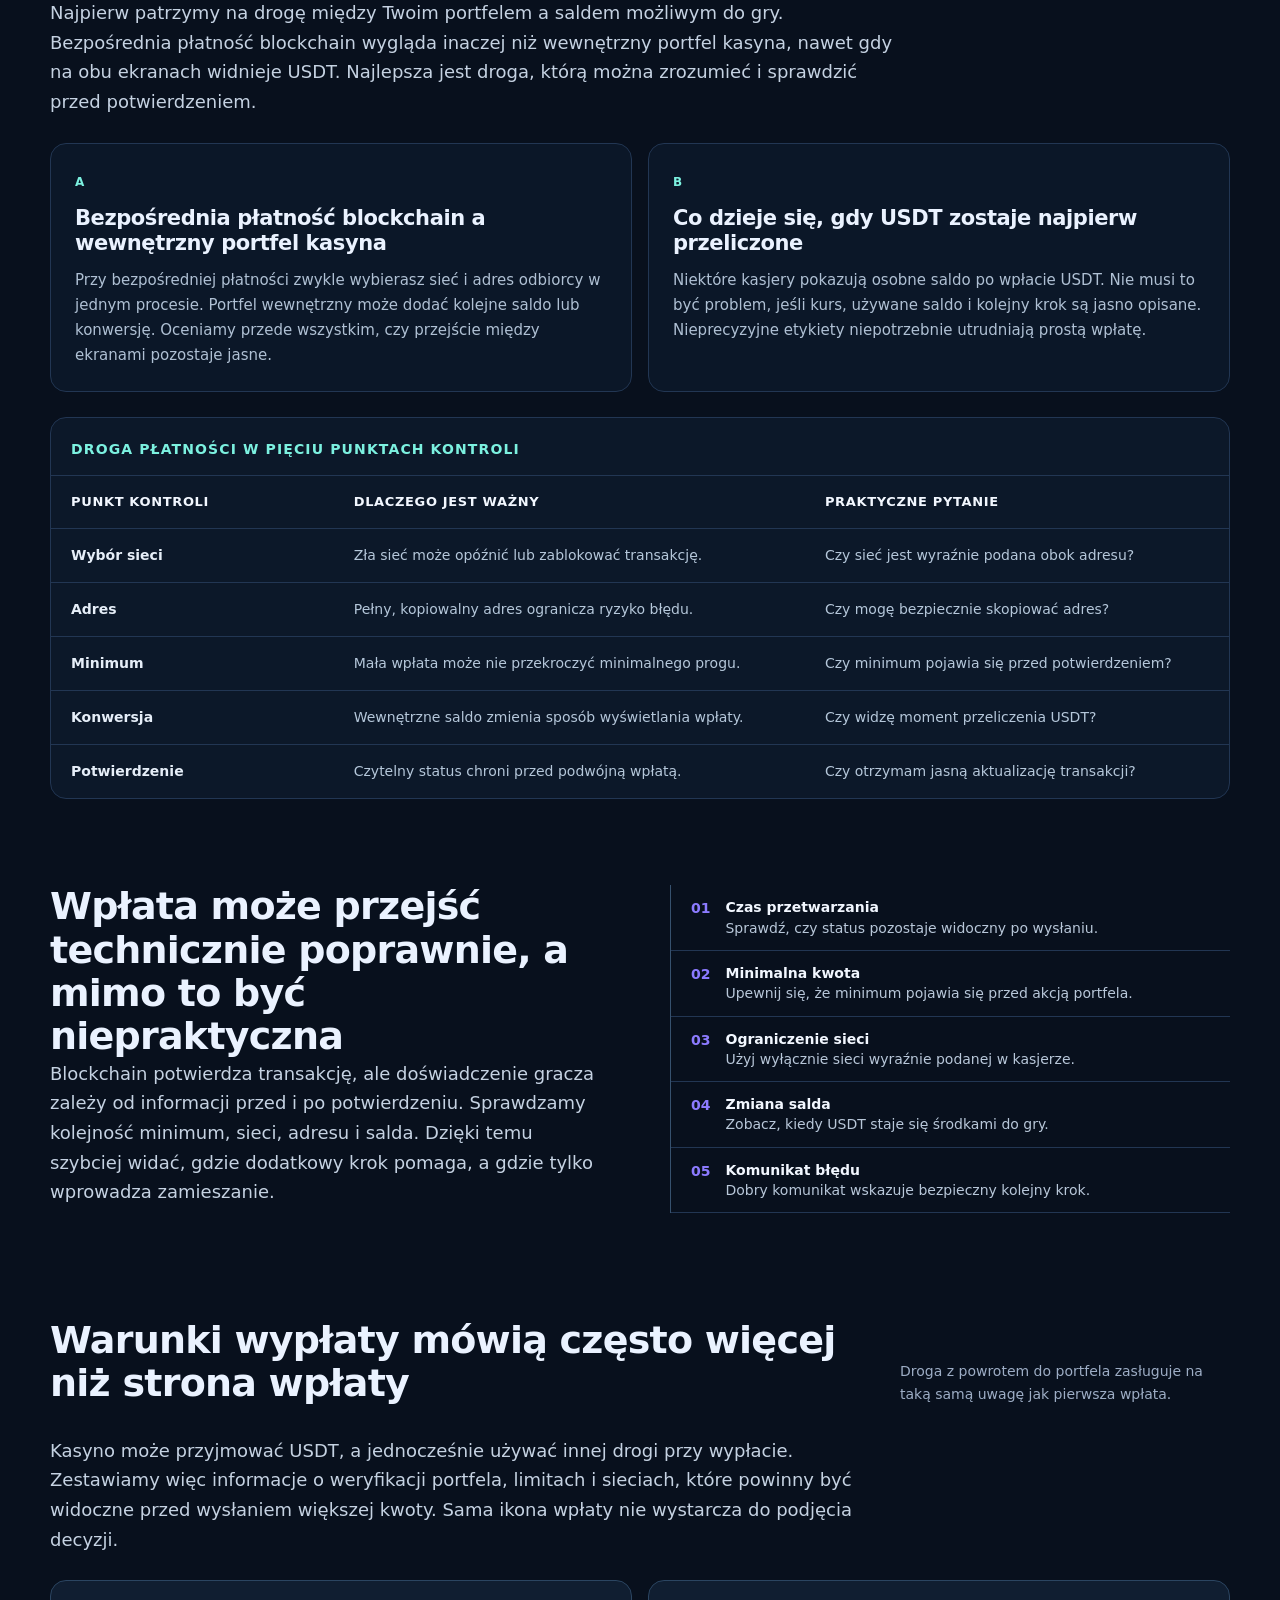
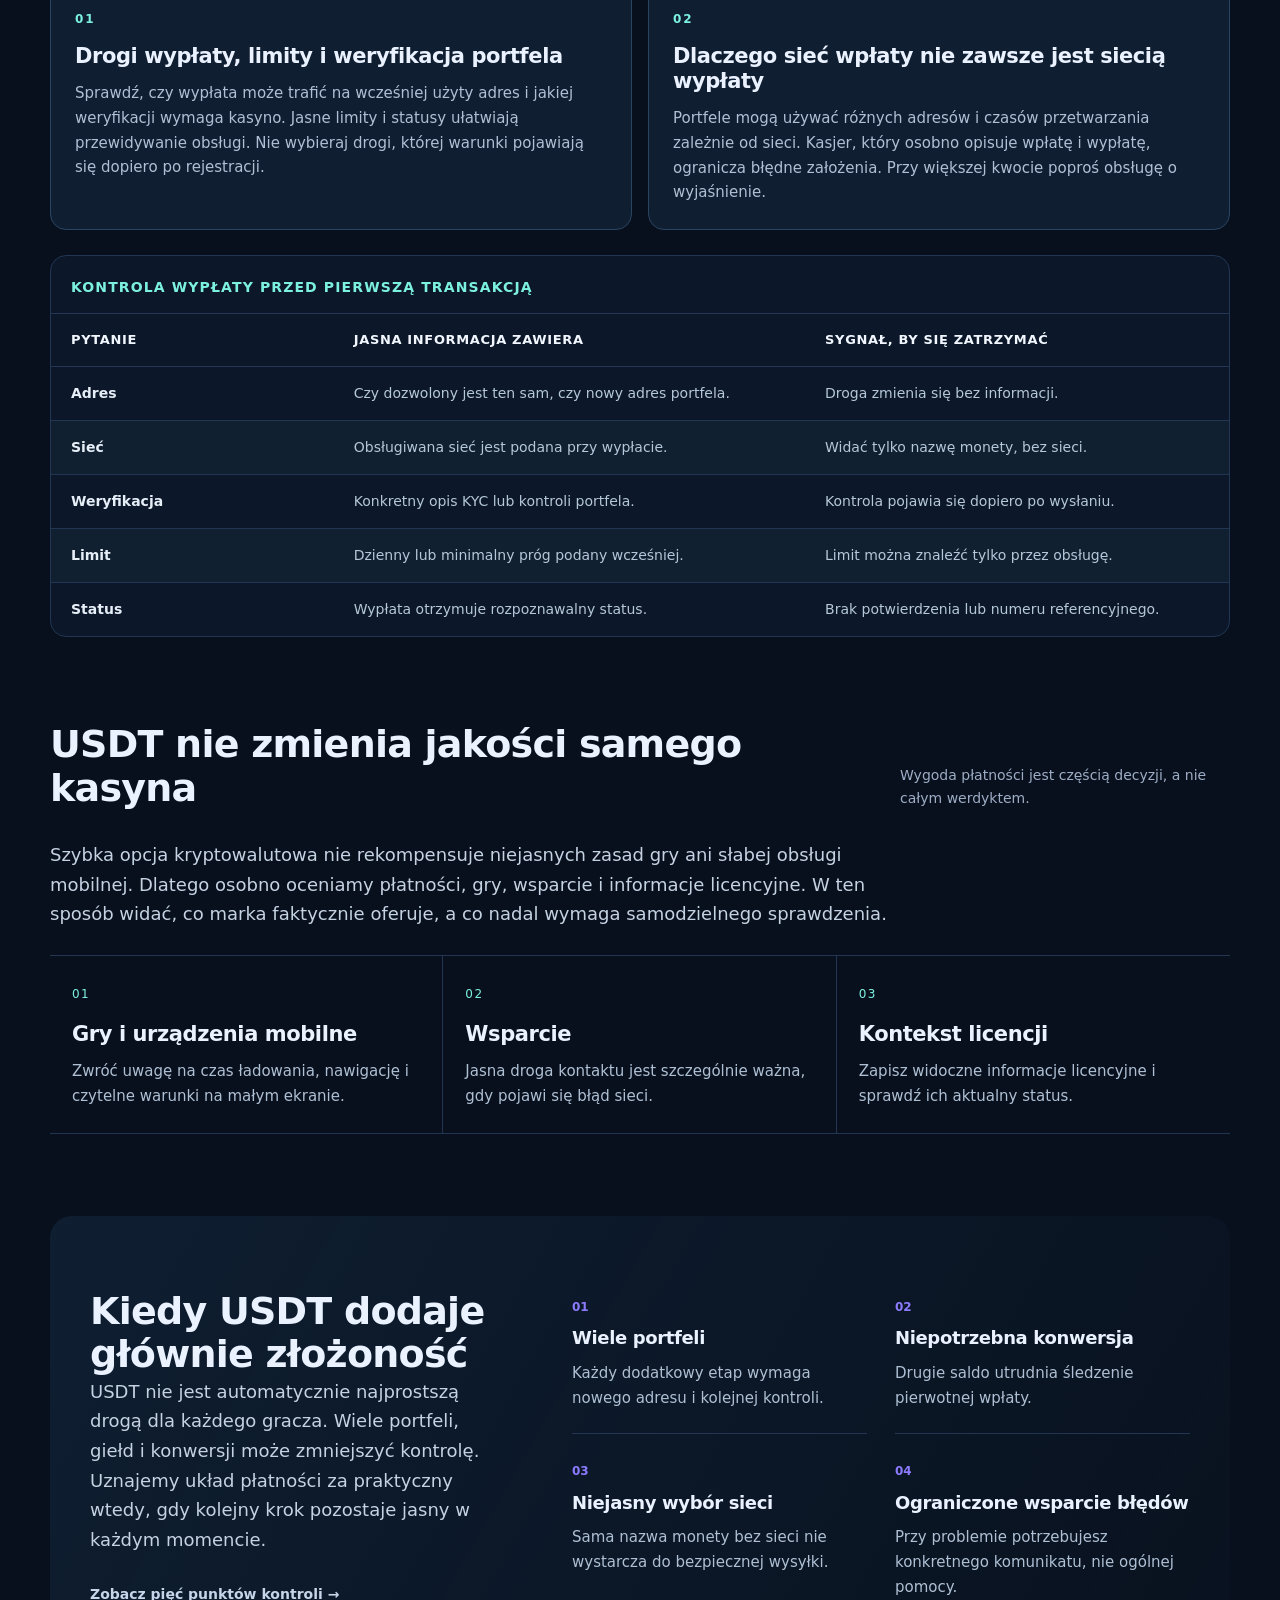
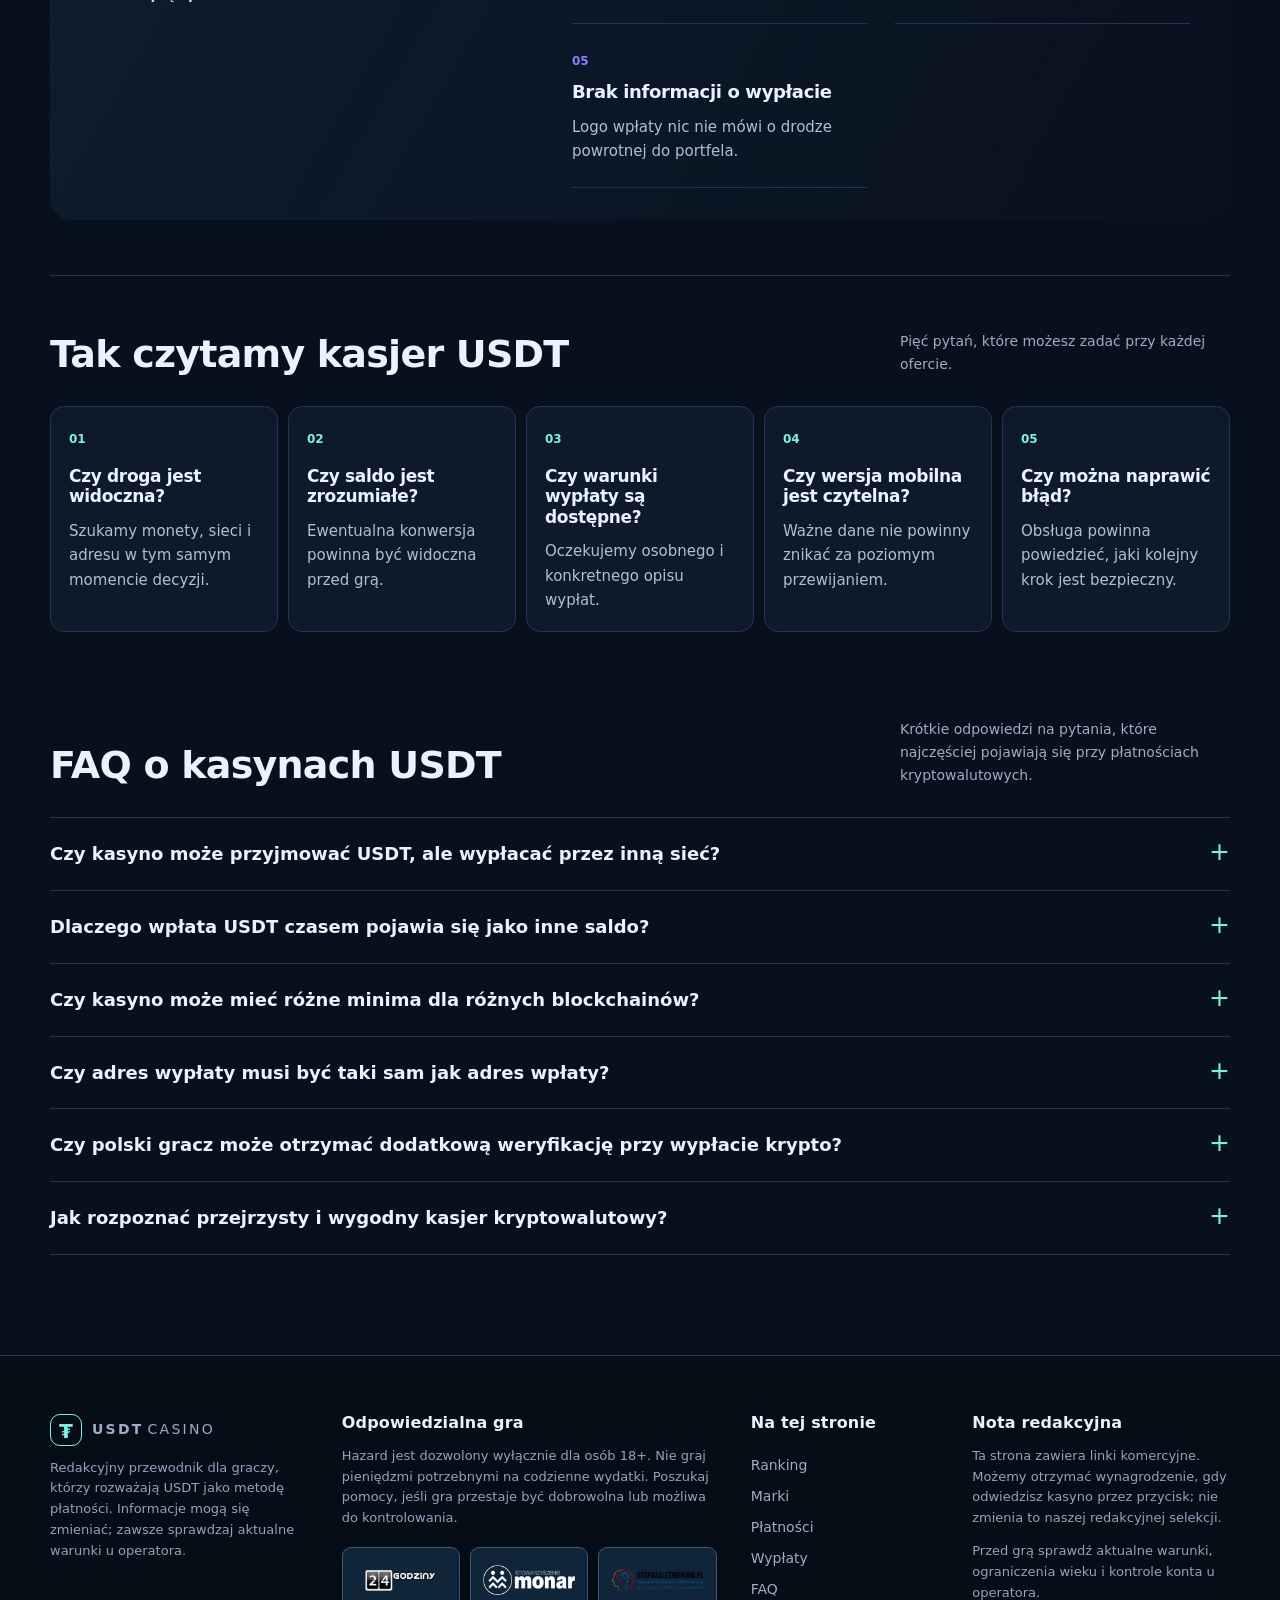
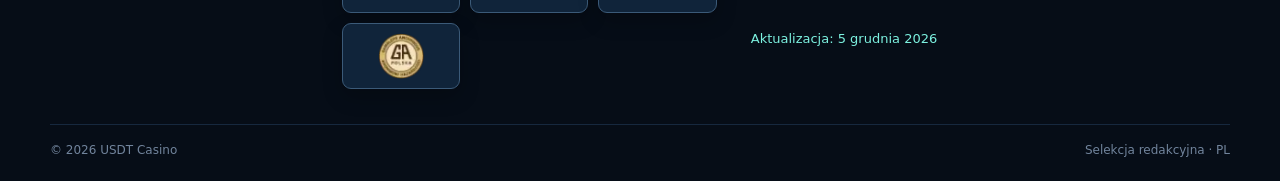
<file: pl/index.html>
<!doctype html>
<html lang="pl-PL">
<head>
  <meta charset="utf-8">
  <meta name="viewport" content="width=device-width, initial-scale=1">
  <title>Kasyno USDT w Polsce: niezależne porównanie | Październik 2026</title>
  <meta name="description" content="Nasza redakcja porównuje kasyna USDT dla polskich graczy: bonusy, strukturę płatności, wypłaty i praktyczne kwestie w jednym przejrzystym zestawieniu.">
  <meta name="robots" content="index,follow">
  <meta name="author" content="Redakcja USDT Casino">
  <meta name="date" content="2026-10-29">
  <meta property="og:title" content="Kasyno USDT w Polsce: przejrzyste porównanie">
  <meta property="og:description" content="Sprawdź, czym sześć kasyn USDT różni się pod względem płatności, bonusów i wygody korzystania.">
  <meta property="og:type" content="website">
  <meta property="og:url" content="https://usdtcasino-nl.com/pl/">
  <meta property="og:locale" content="pl_PL">
  <meta property="og:updated_time" content="2026-10-29">
  <link rel="canonical" href="https://usdtcasino-nl.com/pl/">
  <link rel="alternate" hreflang="nl-NL" href="https://usdtcasino-nl.com/">
  <link rel="alternate" hreflang="pl-PL" href="https://usdtcasino-nl.com/pl/">
  <link rel="alternate" hreflang="x-default" href="https://usdtcasino-nl.com/">
  <link rel="icon" type="image/svg+xml" href="/favicon.svg">
  <link rel="stylesheet" href="/styles.css">
  <script type="application/ld+json">
  {
    "@context":"https://schema.org",
    "@type":"WebSite",
    "@id":"https://usdtcasino-nl.com/pl/#website",
    "url":"https://usdtcasino-nl.com/pl/",
    "name":"USDT Casino",
    "inLanguage":"pl-PL"
  }
  </script>
  <script type="application/ld+json">
  {
    "@context":"https://schema.org",
    "@type":"WebPage",
    "@id":"https://usdtcasino-nl.com/pl/#webpage",
    "url":"https://usdtcasino-nl.com/pl/",
    "name":"Kasyno USDT w Polsce",
    "isPartOf":{"@id":"https://usdtcasino-nl.com/pl/#website"},
    "dateModified":"2026-10-29",
    "inLanguage":"pl-PL"
  }
  </script>
  <script type="application/ld+json">
  {
    "@context":"https://schema.org",
    "@type":"ItemList",
    "@id":"https://usdtcasino-nl.com/pl/#ranking",
    "name":"Ranking zagranicznych kasyn dla polskich graczy",
    "numberOfItems":6,
    "itemListElement":[
      {"@type":"ListItem","position":1,"name":"Neon54","url":"https://usdtcasino-nl.com/pl/#neon54"},
      {"@type":"ListItem","position":2,"name":"Casinolab","url":"https://usdtcasino-nl.com/pl/#casinolab"},
      {"@type":"ListItem","position":3,"name":"Vox","url":"https://usdtcasino-nl.com/pl/#vox"},
      {"@type":"ListItem","position":4,"name":"Gransino","url":"https://usdtcasino-nl.com/pl/#gransino"},
      {"@type":"ListItem","position":5,"name":"Mostbet","url":"https://usdtcasino-nl.com/pl/#mostbet"},
      {"@type":"ListItem","position":6,"name":"Casea","url":"https://usdtcasino-nl.com/pl/#casea"}
    ]
  }
  </script>
</head>
<body>
  <a class="skip-link" href="#main-content">Przejdź bezpośrednio do treści</a>
  <header class="site-header">
    <div class="shell header-inner">
      <a class="brand" href="/pl/" aria-label="USDT Casino — strona główna">
        <span class="brand-mark" aria-hidden="true">₮</span>
        <span>USDT<span class="brand-muted">CASINO</span></span>
      </a>
      <nav class="main-nav" aria-label="Główna nawigacja">
        <a href="#ranking">Ranking</a>
        <a href="#marki">Marki</a>
        <a href="#struktura">Płatności</a>
        <a href="#wyplaty">Wypłaty</a>
        <a href="#faq">FAQ</a>
      </nav>
      <a class="header-cta" href="#ranking">Zobacz ranking <span aria-hidden="true">↗</span></a>
      <details class="language-switcher">
        <summary class="language-current" aria-label="Wybierz język"><span class="language-flag language-flag-pl" aria-hidden="true"></span><span>PL</span><span class="language-chevron" aria-hidden="true">⌄</span></summary>
        <div class="language-menu" role="menu"><a class="language-option" href="/" lang="nl" role="menuitem"><span class="language-flag language-flag-nl" aria-hidden="true"></span><span>Nederlands</span><small>NL</small></a><a class="language-option is-active" href="/pl/" lang="pl" aria-current="page" role="menuitem"><span class="language-flag language-flag-pl" aria-hidden="true"></span><span>Polski</span><small>PL</small></a></div>
      </details>
    </div>
  </header>

  <main id="main-content">
    <section class="hero shell" aria-labelledby="page-title">
      <div class="hero-copy">
        <h1 id="page-title">Kasyno z USDT w Polsce: Tether jako metoda płatności w kasynie online</h1>
        <p class="hero-lede">USDT może wyglądać na szybką metodę płatności, ale prawdziwa różnica tkwi w tym, jak kasyno obsługuje portfele, sieci i wypłaty. Porównujemy 6 marek oraz podane przez nie opcje płatności na podstawie informacji potrzebnych graczowi przed wpłatą. Zwracamy uwagę na jasne warunki, możliwe do sprawdzenia etapy obsługi i proces zrozumiały również na urządzeniu mobilnym.</p>
        <div class="hero-actions">
          <a class="button button-primary" href="/pl/visit/" rel="sponsored nofollow">Przejdź do kasyna <span aria-hidden="true">↗</span></a>
          <a class="text-link" href="#metoda">Jak oceniamy oferty <span aria-hidden="true">→</span></a>
        </div>
      </div>
      <aside class="hero-panel" aria-label="Najważniejsze elementy porównania">
        <div class="panel-topline"><span>W skrócie</span><span class="panel-tag">PL · PLN</span></div>
        <div class="hero-signal"><strong>USDT</strong><span>metoda płatności</span></div>
        <div class="signal-list">
          <div><span class="signal-number">06</span><span>kasyn obok siebie</span></div>
          <div><span class="signal-number">03</span><span>punkty kontroli każdej płatności</span></div>
          <div><span class="signal-number">01</span><span>przejrzysty przewodnik wyboru</span></div>
        </div>
        <p class="panel-note">Informacje o bonusach są krótkimi podsumowaniami. Przed grą zawsze przeczytaj aktualne warunki operatora.</p>
      </aside>
    </section>

    <section class="disclosure shell" aria-label="Informacja o linkach komercyjnych i ograniczeniu wieku">
      <span class="disclosure-icon" aria-hidden="true">i</span>
      <p>Ta strona zawiera linki komercyjne. Możemy otrzymać wynagrodzenie, gdy odwiedzisz kasyno przez przycisk; nie zmienia to naszej redakcyjnej selekcji. Gra jest przeznaczona wyłącznie dla osób pełnoletnich 18+ — graj z umiarem i wcześniej ustal budżet.</p>
    </section>

    <section class="shell section" id="ranking" aria-labelledby="ranking-title">
      <div class="section-heading">
        <div><h2 id="ranking-title">Kasyna USDT z różnymi metodami płatności</h2></div>
        <p class="heading-note">Najpierw sprawdzamy, co faktycznie trzeba wybrać w kasjerze: walutę, sieć, portfel i drogę wypłaty.</p>
      </div>
      <div class="ranking-list">
        <article class="casino-card featured" id="neon54">
          <div class="rank-badge">01</div><div class="logo-box"><img src="/assets/neon54-pl.webp" alt="Logo Neon54" width="150" height="58"></div>
          <div class="casino-main"><div class="card-label">Najwyżej w polskim rankingu</div><h3>Neon54</h3><p>100% do 2 250 zł + 200 darmowych spinów + Bonus Crab</p><div class="meta-row"><span>Mastercard</span><span>BLIK</span><span>Trustly</span><span>Jeton</span><span>Litecoin</span></div></div>
          <div class="casino-side"><span class="license-label">Informacje licencyjne</span><strong>Curaçao — Rabidi N.V. / Anjouan AOFA</strong><a class="button button-dark" href="/pl/visit/neon54/" rel="sponsored nofollow">Przejdź do kasyna <span aria-hidden="true">↗</span></a></div>
        </article>
        <article class="casino-card" id="casinolab">
          <div class="rank-badge">02</div><div class="logo-box"><img src="/assets/casinolab-pl.webp" alt="Logo Casinolab" width="150" height="58"></div>
          <div class="casino-main"><div class="card-label">Szeroki wybór płatności</div><h3>Casinolab</h3><p>100% do 6 000 zł + 350 darmowych spinów</p><div class="meta-row"><span>Visa</span><span>Mastercard</span><span>BLIK</span><span>Przelewy24</span><span>Bitcoin</span></div></div>
          <div class="casino-side"><span class="license-label">Informacje licencyjne</span><strong>Curaçao</strong><a class="button button-dark" href="/pl/visit/casinolab/" rel="sponsored nofollow">Przejdź do kasyna <span aria-hidden="true">↗</span></a></div>
        </article>
        <article class="casino-card" id="vox">
          <div class="rank-badge">03</div><div class="logo-box"><img src="/assets/vox-pl.webp" alt="Logo Vox" width="150" height="58"></div>
          <div class="casino-main"><div class="card-label">Najwyższy limit bonusu</div><h3>Vox</h3><p>Do 10 000 zł + 500 darmowych spinów</p><div class="meta-row"><span>Visa</span><span>BLIK</span><span>Przelewy24</span><span>Skrill</span><span>Ethereum</span></div></div>
          <div class="casino-side"><span class="license-label">Informacje licencyjne</span><strong>Curaçao · OGL/2024/817/0708</strong><a class="button button-dark" href="/pl/visit/vox/" rel="sponsored nofollow">Przejdź do kasyna <span aria-hidden="true">↗</span></a></div>
        </article>
        <article class="casino-card" id="gransino">
          <div class="rank-badge">04</div><div class="logo-box"><img src="/assets/gransino-pl.webp" alt="Logo Gransino" width="150" height="58"></div>
          <div class="casino-main"><div class="card-label">Płatności z kryptowalutami</div><h3>Gransino</h3><p>100% do 2 000 zł + 200 darmowych spinów</p><div class="meta-row"><span>Visa</span><span>Przelewy24</span><span>Paysafecard</span><span>MiFinity</span><span>USDT</span></div></div>
          <div class="casino-side"><span class="license-label">Informacje licencyjne</span><strong>Curaçao · 8048/JAZ</strong><a class="button button-dark" href="/pl/visit/gransino/" rel="sponsored nofollow">Przejdź do kasyna <span aria-hidden="true">↗</span></a></div>
        </article>
        <article class="casino-card" id="mostbet">
          <div class="rank-badge">05</div><div class="logo-box"><img src="/assets/mostbet-pl.webp" alt="Logo Mostbet" width="150" height="58"></div>
          <div class="casino-main"><div class="card-label">Wysoki procent bonusu</div><h3>Mostbet</h3><p>125% do 1 400 zł + 250 darmowych spinów</p><div class="meta-row"><span>Skrill</span><span>Neteller</span><span>Paysafecard</span><span>AstroPay</span><span>Bitcoin</span></div></div>
          <div class="casino-side"><span class="license-label">Informacje licencyjne</span><strong>Curaçao GCA · OGL/2024/597/0249</strong><a class="button button-dark" href="/pl/visit/mostbet/" rel="sponsored nofollow">Przejdź do kasyna <span aria-hidden="true">↗</span></a></div>
        </article>
        <article class="casino-card" id="casea">
          <div class="rank-badge">06</div><div class="logo-box"><img src="/assets/casea-pl.webp" alt="Logo Casea" width="150" height="58"></div>
          <div class="casino-main"><div class="card-label">E-portfele i BLIK</div><h3>Casea</h3><p>100% do 6 000 zł + 350 darmowych spinów</p><div class="meta-row"><span>Skrill</span><span>Neteller</span><span>BLIK</span><span>Przelew bankowy</span><span>Ethereum</span></div></div>
          <div class="casino-side"><span class="license-label">Informacje licencyjne</span><strong>Curaçao · 1668/JAZ-CASEA-2025</strong><a class="button button-dark" href="/pl/visit/casea/" rel="sponsored nofollow">Przejdź do kasyna <span aria-hidden="true">↗</span></a></div>
        </article>
      </div>
      <p class="after-note">Kolejność jest praktycznym przewodnikiem, a nie gwarancją wygranej ani szybkości wypłaty. Przed rejestracją zawsze sprawdź ograniczenia wiekowe, KYC i aktualne warunki bonusu u operatora.</p>
    </section>

    <section class="shell section brand-comparison" id="marki" aria-labelledby="marki-title">
      <div class="section-heading">
        <div><h2 id="marki-title">Sześć marek obok siebie</h2></div>
        <p class="heading-note">Tabela porównuje profile marek i informacje o płatnościach, a nie same kwoty bonusów.</p>
      </div>
      <p class="intro-paragraph">Bonus mówi niewiele o codziennym działaniu kasyna. Dlatego dla każdej marki sprawdzamy publiczne pozycjonowanie, zestaw płatności oraz kontrole opisane przy obsłudze i wypłatach. W jednym miejscu widać, który szczegół trzeba jeszcze samodzielnie zweryfikować przed rejestracją.</p>
      <div class="table-wrap brand-table-wrap">
        <table class="comparison-table brand-table">
          <caption>Porównanie sześciu kasyn z polskiego rankingu</caption>
          <thead><tr><th scope="col">Marka</th><th scope="col">Profil płatności</th><th scope="col">Opisany wyróżnik</th><th scope="col">Sprawdź przed rejestracją</th></tr></thead>
          <tbody>
            <tr><td>Neon54</td><td>Mastercard, BLIK, Trustly, Jeton i Litecoin</td><td>Oferta obejmuje sloty, gry stołowe i kasyno na żywo.</td><td>Jaką sieć USDT i jaki adres wypłaty pokazuje kasjer.</td></tr>
            <tr><td>Casinolab</td><td>Visa, Mastercard, BLIK, Przelewy24 i Bitcoin</td><td>Marka łączy kasyno z zakładami sportowymi i opisuje kontrole AML.</td><td>Które metody są aktywne dla polskiego konta i kiedy pojawia się KYC.</td></tr>
            <tr><td>Vox</td><td>Visa, BLIK, Przelewy24, Skrill i Ethereum</td><td>Profil obejmuje kasyno, gry na żywo i ofertę sportową.</td><td>Stabilność panelu, historię sesji oraz narzędzia limitów.</td></tr>
            <tr><td>Gransino</td><td>Visa, Przelewy24, Paysafecard, MiFinity i USDT</td><td>Szeroki katalog oraz format HTML5 dla urządzeń mobilnych.</td><td>Czy filtry i kasjer zachowują się poprawnie na telefonie.</td></tr>
            <tr><td>Mostbet</td><td>Skrill, Neteller, Paysafecard, AstroPay i Bitcoin</td><td>Połączenie sekcji sportowej z kasynem i grami na żywo.</td><td>Czy warunki wypłaty są spójne w obu sekcjach konta.</td></tr>
            <tr><td>Casea</td><td>Skrill, Neteller, BLIK, przelew i Ethereum</td><td>Wysoki limit bonusu oraz podejście mobile-first.</td><td>Przejście z lobby do kasjera i dostępność obsługi.</td></tr>
          </tbody>
        </table>
      </div>
      <p class="after-note">Cechy marek są skrótem publicznie opisanych informacji i mogą się zmienić. Przed wpłatą otwórz aktualny kasjer, informacje o obsłudze i warunki wypłaty.</p>
    </section>

    <section class="shell section" id="struktura" aria-labelledby="struktura-title">
      <div class="section-heading"><div><h2 id="struktura-title">Nie moneta, lecz struktura płatności decyduje o wygodzie</h2></div><p class="heading-note">Rozpoznawalne logo USDT niewiele znaczy, jeśli kasjer nie wyjaśnia używanej sieci i portfela.</p></div>
      <p class="intro-paragraph">Najpierw patrzymy na drogę między Twoim portfelem a saldem możliwym do gry. Bezpośrednia płatność blockchain wygląda inaczej niż wewnętrzny portfel kasyna, nawet gdy na obu ekranach widnieje USDT. Najlepsza jest droga, którą można zrozumieć i sprawdzić przed potwierdzeniem.</p>
      <div class="insight-grid">
        <article class="insight-card"><span class="insight-index">A</span><h3>Bezpośrednia płatność blockchain a wewnętrzny portfel kasyna</h3><p>Przy bezpośredniej płatności zwykle wybierasz sieć i adres odbiorcy w jednym procesie. Portfel wewnętrzny może dodać kolejne saldo lub konwersję. Oceniamy przede wszystkim, czy przejście między ekranami pozostaje jasne.</p></article>
        <article class="insight-card"><span class="insight-index">B</span><h3>Co dzieje się, gdy USDT zostaje najpierw przeliczone</h3><p>Niektóre kasjery pokazują osobne saldo po wpłacie USDT. Nie musi to być problem, jeśli kurs, używane saldo i kolejny krok są jasno opisane. Nieprecyzyjne etykiety niepotrzebnie utrudniają prostą wpłatę.</p></article>
      </div>
      <div class="table-wrap"><table class="comparison-table"><caption>Droga płatności w pięciu punktach kontroli</caption><thead><tr><th scope="col">Punkt kontroli</th><th scope="col">Dlaczego jest ważny</th><th scope="col">Praktyczne pytanie</th></tr></thead><tbody><tr><td>Wybór sieci</td><td>Zła sieć może opóźnić lub zablokować transakcję.</td><td>Czy sieć jest wyraźnie podana obok adresu?</td></tr><tr><td>Adres</td><td>Pełny, kopiowalny adres ogranicza ryzyko błędu.</td><td>Czy mogę bezpiecznie skopiować adres?</td></tr><tr><td>Minimum</td><td>Mała wpłata może nie przekroczyć minimalnego progu.</td><td>Czy minimum pojawia się przed potwierdzeniem?</td></tr><tr><td>Konwersja</td><td>Wewnętrzne saldo zmienia sposób wyświetlania wpłaty.</td><td>Czy widzę moment przeliczenia USDT?</td></tr><tr><td>Potwierdzenie</td><td>Czytelny status chroni przed podwójną wpłatą.</td><td>Czy otrzymam jasną aktualizację transakcji?</td></tr></tbody></table></div>
    </section>

    <section class="shell section split-section" aria-labelledby="wplata-title">
      <div><h2 id="wplata-title">Wpłata może przejść technicznie poprawnie, a mimo to być niepraktyczna</h2><p class="intro-paragraph">Blockchain potwierdza transakcję, ale doświadczenie gracza zależy od informacji przed i po potwierdzeniu. Sprawdzamy kolejność minimum, sieci, adresu i salda. Dzięki temu szybciej widać, gdzie dodatkowy krok pomaga, a gdzie tylko wprowadza zamieszanie.</p></div>
      <div class="numbered-list"><div><span>01</span><p><strong>Czas przetwarzania</strong><br>Sprawdź, czy status pozostaje widoczny po wysłaniu.</p></div><div><span>02</span><p><strong>Minimalna kwota</strong><br>Upewnij się, że minimum pojawia się przed akcją portfela.</p></div><div><span>03</span><p><strong>Ograniczenie sieci</strong><br>Użyj wyłącznie sieci wyraźnie podanej w kasjerze.</p></div><div><span>04</span><p><strong>Zmiana salda</strong><br>Zobacz, kiedy USDT staje się środkami do gry.</p></div><div><span>05</span><p><strong>Komunikat błędu</strong><br>Dobry komunikat wskazuje bezpieczny kolejny krok.</p></div></div>
    </section>

    <section class="shell section" id="wyplaty" aria-labelledby="wyplaty-title">
      <div class="section-heading"><div><h2 id="wyplaty-title">Warunki wypłaty mówią często więcej niż strona wpłaty</h2></div><p class="heading-note">Droga z powrotem do portfela zasługuje na taką samą uwagę jak pierwsza wpłata.</p></div>
      <p class="intro-paragraph">Kasyno może przyjmować USDT, a jednocześnie używać innej drogi przy wypłacie. Zestawiamy więc informacje o weryfikacji portfela, limitach i sieciach, które powinny być widoczne przed wysłaniem większej kwoty. Sama ikona wpłaty nie wystarcza do podjęcia decyzji.</p>
      <div class="insight-grid"><article class="insight-card dark-card"><span class="insight-index">01</span><h3>Drogi wypłaty, limity i weryfikacja portfela</h3><p>Sprawdź, czy wypłata może trafić na wcześniej użyty adres i jakiej weryfikacji wymaga kasyno. Jasne limity i statusy ułatwiają przewidywanie obsługi. Nie wybieraj drogi, której warunki pojawiają się dopiero po rejestracji.</p></article><article class="insight-card dark-card"><span class="insight-index">02</span><h3>Dlaczego sieć wpłaty nie zawsze jest siecią wypłaty</h3><p>Portfele mogą używać różnych adresów i czasów przetwarzania zależnie od sieci. Kasjer, który osobno opisuje wpłatę i wypłatę, ogranicza błędne założenia. Przy większej kwocie poproś obsługę o wyjaśnienie.</p></article></div>
      <div class="table-wrap"><table class="comparison-table alt"><caption>Kontrola wypłaty przed pierwszą transakcją</caption><thead><tr><th scope="col">Pytanie</th><th scope="col">Jasna informacja zawiera</th><th scope="col">Sygnał, by się zatrzymać</th></tr></thead><tbody><tr><td>Adres</td><td>Czy dozwolony jest ten sam, czy nowy adres portfela.</td><td>Droga zmienia się bez informacji.</td></tr><tr><td>Sieć</td><td>Obsługiwana sieć jest podana przy wypłacie.</td><td>Widać tylko nazwę monety, bez sieci.</td></tr><tr><td>Weryfikacja</td><td>Konkretny opis KYC lub kontroli portfela.</td><td>Kontrola pojawia się dopiero po wysłaniu.</td></tr><tr><td>Limit</td><td>Dzienny lub minimalny próg podany wcześniej.</td><td>Limit można znaleźć tylko przez obsługę.</td></tr><tr><td>Status</td><td>Wypłata otrzymuje rozpoznawalny status.</td><td>Brak potwierdzenia lub numeru referencyjnego.</td></tr></tbody></table></div>
    </section>

    <section class="shell section" aria-labelledby="jakosc-title">
      <div class="section-heading"><div><h2 id="jakosc-title">USDT nie zmienia jakości samego kasyna</h2></div><p class="heading-note">Wygoda płatności jest częścią decyzji, a nie całym werdyktem.</p></div>
      <p class="intro-paragraph">Szybka opcja kryptowalutowa nie rekompensuje niejasnych zasad gry ani słabej obsługi mobilnej. Dlatego osobno oceniamy płatności, gry, wsparcie i informacje licencyjne. W ten sposób widać, co marka faktycznie oferuje, a co nadal wymaga samodzielnego sprawdzenia.</p>
      <div class="feature-rail"><div><span class="rail-icon">01</span><h3>Gry i urządzenia mobilne</h3><p>Zwróć uwagę na czas ładowania, nawigację i czytelne warunki na małym ekranie.</p></div><div><span class="rail-icon">02</span><h3>Wsparcie</h3><p>Jasna droga kontaktu jest szczególnie ważna, gdy pojawi się błąd sieci.</p></div><div><span class="rail-icon">03</span><h3>Kontekst licencji</h3><p>Zapisz widoczne informacje licencyjne i sprawdź ich aktualny status.</p></div></div>
    </section>

    <section class="shell section complexity-section" aria-labelledby="zlozonosc-title">
      <div class="complexity-copy"><h2 id="zlozonosc-title">Kiedy USDT dodaje głównie złożoność</h2><p class="intro-paragraph">USDT nie jest automatycznie najprostszą drogą dla każdego gracza. Wiele portfeli, giełd i konwersji może zmniejszyć kontrolę. Uznajemy układ płatności za praktyczny wtedy, gdy kolejny krok pozostaje jasny w każdym momencie.</p><a class="text-link" href="#metoda">Zobacz pięć punktów kontroli <span aria-hidden="true">→</span></a></div>
      <div class="complexity-list"><div><span>01</span><h3>Wiele portfeli</h3><p>Każdy dodatkowy etap wymaga nowego adresu i kolejnej kontroli.</p></div><div><span>02</span><h3>Niepotrzebna konwersja</h3><p>Drugie saldo utrudnia śledzenie pierwotnej wpłaty.</p></div><div><span>03</span><h3>Niejasny wybór sieci</h3><p>Sama nazwa monety bez sieci nie wystarcza do bezpiecznej wysyłki.</p></div><div><span>04</span><h3>Ograniczone wsparcie błędów</h3><p>Przy problemie potrzebujesz konkretnego komunikatu, nie ogólnej pomocy.</p></div><div><span>05</span><h3>Brak informacji o wypłacie</h3><p>Logo wpłaty nic nie mówi o drodze powrotnej do portfela.</p></div></div>
    </section>

    <section class="shell section method-section" id="metoda" aria-labelledby="metoda-title">
      <div class="section-heading"><div><h2 id="metoda-title">Tak czytamy kasjer USDT</h2></div><p class="heading-note">Pięć pytań, które możesz zadać przy każdej ofercie.</p></div>
      <ol class="method-list"><li><span>01</span><div><h3>Czy droga jest widoczna?</h3><p>Szukamy monety, sieci i adresu w tym samym momencie decyzji.</p></div></li><li><span>02</span><div><h3>Czy saldo jest zrozumiałe?</h3><p>Ewentualna konwersja powinna być widoczna przed grą.</p></div></li><li><span>03</span><div><h3>Czy warunki wypłaty są dostępne?</h3><p>Oczekujemy osobnego i konkretnego opisu wypłat.</p></div></li><li><span>04</span><div><h3>Czy wersja mobilna jest czytelna?</h3><p>Ważne dane nie powinny znikać za poziomym przewijaniem.</p></div></li><li><span>05</span><div><h3>Czy można naprawić błąd?</h3><p>Obsługa powinna powiedzieć, jaki kolejny krok jest bezpieczny.</p></div></li></ol>
    </section>

    <section class="shell section faq-section" id="faq" aria-labelledby="faq-title">
      <div class="section-heading"><div><h2 id="faq-title">FAQ o kasynach USDT</h2></div><p class="heading-note">Krótkie odpowiedzi na pytania, które najczęściej pojawiają się przy płatnościach kryptowalutowych.</p></div>
      <div class="faq-list"><details><summary>Czy kasyno może przyjmować USDT, ale wypłacać przez inną sieć?</summary><p>Tak, zależy to od operatora. Przed wysłaniem sprawdź przy wypłacie obsługiwaną sieć i adres. Czytelny kasjer powinien wyraźnie rozróżniać te informacje.</p></details><details><summary>Dlaczego wpłata USDT czasem pojawia się jako inne saldo?</summary><p>Kasyno może wewnętrznie zamienić USDT na saldo gry lub kasjera. Przeczytaj opis konwersji i sprawdź wyświetlanie salda przed aktywacją bonusu, aby nie pomylić wartości z warunkami.</p></details><details><summary>Czy kasyno może mieć różne minima dla różnych blockchainów?</summary><p>Tak, minima mogą zależeć od opłat i technicznego przetwarzania sieci. Sprawdzaj kwotę i sieć na tym samym ekranie. Nie wysyłaj środków wyłącznie na podstawie nazwy monety.</p></details><details><summary>Czy adres wypłaty musi być taki sam jak adres wpłaty?</summary><p>Nie zawsze. Część operatorów wymaga tego samego adresu, a część dopuszcza nowy, zweryfikowany adres. Przeczytaj zasady wypłaty i zapytaj obsługę przed potwierdzeniem.</p></details><details><summary>Czy polski gracz może otrzymać dodatkową weryfikację przy wypłacie krypto?</summary><p>Operator może poprosić o dodatkową kontrolę tożsamości lub portfela. Dokładny etap zależy od warunków konta i płatności. Aktualizuj dane i uwzględnij czas potrzebny na weryfikację.</p></details><details><summary>Jak rozpoznać przejrzysty i wygodny kasjer kryptowalutowy?</summary><p>Szukaj widocznej sieci, kopiowalnego adresu, minimum, statusu i osobnej instrukcji wypłaty. Dobra ścieżka pozwala sprawdzić każdy krok przed wysłaniem pieniędzy. Jeśli któregoś pola brakuje, wstrzymaj się i poproś o wyjaśnienie.</p></details></div>
    </section>
  </main>

  <footer class="site-footer">
    <div class="shell footer-grid">
      <div><a class="brand footer-brand" href="/pl/" aria-label="USDT Casino — strona główna"><span class="brand-mark" aria-hidden="true">₮</span><span>USDT<span class="brand-muted">CASINO</span></span></a><p>Redakcyjny przewodnik dla graczy, którzy rozważają USDT jako metodę płatności. Informacje mogą się zmieniać; zawsze sprawdzaj aktualne warunki u operatora.</p></div>
      <div><h2>Odpowiedzialna gra</h2><p>Hazard jest dozwolony wyłącznie dla osób 18+. Nie graj pieniędzmi potrzebnymi na codzienne wydatki. Poszukaj pomocy, jeśli gra przestaje być dobrowolna lub możliwa do kontrolowania.</p><div class="support-logos" aria-label="Polskie organizacje pomocowe"><a href="https://fundacja24h.pl/" target="_blank" rel="nofollow noopener"><img src="/assets/fundacja24h-pl.webp" alt="Fundacja 24 Godziny" width="104" height="46"></a><a href="https://www.monar.org/" target="_blank" rel="nofollow noopener"><img src="/assets/monar-pl.webp" alt="MONAR" width="104" height="46"></a><a href="https://stopuzaleznieniom.pl/" target="_blank" rel="nofollow noopener"><img src="/assets/stopuzaleznieniom-pl.webp" alt="STOPuzależnieniom.pl" width="104" height="46"></a><a href="https://www.anonimowihazardzisci.org/" target="_blank" rel="nofollow noopener"><img src="/assets/GA-PL.webp" alt="Anonimowi Hazardziści" width="104" height="46"></a></div></div>
      <div><h2>Na tej stronie</h2><a href="#ranking">Ranking</a><a href="#marki">Marki</a><a href="#struktura">Płatności</a><a href="#wyplaty">Wypłaty</a><a href="#faq">FAQ</a><p class="footer-date">Aktualizacja: <time class="js-date" data-live-date datetime="2026-10-29">29 października 2026</time></p></div>
      <div class="footer-extra"><h2>Nota redakcyjna</h2><p>Ta strona zawiera linki komercyjne. Możemy otrzymać wynagrodzenie, gdy odwiedzisz kasyno przez przycisk; nie zmienia to naszej redakcyjnej selekcji.</p><p>Przed grą sprawdź aktualne warunki, ograniczenia wieku i kontrole konta u operatora.</p></div>
    </div>
    <div class="shell footer-bottom"><span>© <span data-live-year>2026</span> USDT Casino</span><span>Selekcja redakcyjna · PL</span></div>
  </footer>
  <aside class="bonus-catchfish" id="bonus-catchfish" aria-label="Oferta bonusowa" aria-hidden="true">
    <div class="bonus-catchfish-copy"><strong>Odbierz bonus</strong><span>Sprawdź bonus pierwszego kasyna w rankingu i przeczytaj warunki przed grą.</span></div>
    <a class="button button-primary" href="/pl/visit/" rel="sponsored nofollow">Odbierz bonus <span aria-hidden="true">↗</span></a>
    <button class="bonus-catchfish-close" type="button" aria-label="Zamknij komunikat bonusowy">×</button>
  </aside>
  <script src="/script.js" defer></script>
</body>
</html>
</file>
<file: styles.css>
:root{--ink:#eaf2ff;--muted:#9dadc5;--bg:#08101d;--panel:#101c2f;--panel-2:#0d1727;--line:#223653;--cyan:#7cf1e0;--cyan-strong:#42d8c4;--violet:#8c7bff;--white:#fff;--shell:1180px;--serif:Georgia,'Times New Roman',serif;--sans:Inter,ui-sans-serif,system-ui,-apple-system,BlinkMacSystemFont,'Segoe UI',sans-serif}*{box-sizing:border-box}html{scroll-behavior:smooth}body{margin:0;background:var(--bg);color:var(--ink);font-family:var(--sans);font-size:16px;line-height:1.65}body:before{content:"";position:fixed;inset:0;pointer-events:none;background:radial-gradient(circle at 75% 0%,rgba(61,190,177,.11),transparent 33%),radial-gradient(circle at 4% 35%,rgba(140,123,255,.08),transparent 28%);z-index:-1}a{color:inherit}.shell{width:min(var(--shell),calc(100% - 48px));margin-inline:auto}.skip-link{position:absolute;left:-999px;top:8px;background:var(--cyan);color:#06131a;padding:10px 14px;font-weight:700}.skip-link:focus{left:12px;z-index:100}.site-header{position:sticky;top:0;z-index:20;background:rgba(8,16,29,.86);backdrop-filter:blur(18px);border-bottom:1px solid rgba(124,241,224,.12)}.header-inner{min-height:76px;display:flex;align-items:center;gap:34px}.brand{display:flex;align-items:center;gap:10px;font-weight:800;letter-spacing:.16em;font-size:14px;text-decoration:none}.brand-mark{display:grid;place-items:center;width:32px;height:32px;border:1px solid var(--cyan);border-radius:10px;color:var(--cyan);font-size:20px;letter-spacing:0}.brand-muted{color:var(--muted);font-weight:500;margin-left:4px}.main-nav{display:flex;gap:24px;margin-left:auto}.main-nav a,.footer-grid a{text-decoration:none;color:var(--muted);font-size:14px}.main-nav a:hover,.footer-grid a:hover,.text-link:hover{color:var(--cyan)}.header-cta{border:1px solid var(--line);border-radius:999px;padding:9px 15px;text-decoration:none;color:var(--cyan);font-size:14px}.hero{display:grid;grid-template-columns:1.45fr .8fr;gap:60px;padding:92px 0 52px;align-items:end}.eyebrow,.kicker{font-size:12px;letter-spacing:.16em;text-transform:uppercase;color:var(--cyan);font-weight:800}.eyebrow{display:flex;align-items:center;gap:9px}.eyebrow-dot{width:8px;height:8px;border-radius:50%;background:var(--cyan);box-shadow:0 0 0 5px rgba(124,241,224,.1)}h1,h2,h3{margin:0;font-weight:700;letter-spacing:-.03em}h1{font-family:var(--serif);font-size:clamp(42px,6vw,78px);line-height:1.02;max-width:780px;color:#f5f8ff}h2{font-size:clamp(30px,4vw,50px);line-height:1.08;max-width:800px}h3{font-size:21px;line-height:1.2}.hero-lede{max-width:690px;color:#b9c9dc;font-size:19px;line-height:1.65;margin:28px 0}.hero-actions{display:flex;gap:22px;align-items:center}.button{display:inline-flex;align-items:center;justify-content:center;gap:10px;border-radius:10px;padding:12px 17px;text-decoration:none;font-weight:800;font-size:14px;transition:transform .2s,background .2s}.button:hover{transform:translateY(-2px)}.button-primary{background:var(--cyan);color:#07141b;box-shadow:0 10px 30px rgba(66,216,196,.18)}.button-dark{background:#172944;border:1px solid #2b4667;color:var(--cyan);white-space:nowrap}.text-link{font-weight:700;color:#c6d5e9;text-decoration:none;font-size:14px}.hero-panel{background:linear-gradient(145deg,rgba(17,36,59,.96),rgba(12,21,36,.88));border:1px solid #294460;border-radius:24px;padding:26px;box-shadow:0 24px 70px rgba(0,0,0,.22);position:relative;overflow:hidden}.hero-panel:after{content:"";position:absolute;width:190px;height:190px;border-radius:50%;right:-80px;top:-90px;background:rgba(124,241,224,.11);filter:blur(4px)}.panel-topline{display:flex;justify-content:space-between;color:var(--muted);font-size:12px;text-transform:uppercase;letter-spacing:.12em}.panel-tag{color:var(--cyan)}.hero-signal{display:flex;align-items:end;gap:10px;margin:48px 0 28px}.hero-signal strong{font-size:64px;line-height:.8;color:var(--cyan);letter-spacing:-.08em}.hero-signal span{color:#b7c7dc;font-size:14px}.signal-list{border-top:1px solid var(--line)}.signal-list div{display:flex;gap:14px;align-items:center;padding:15px 0;border-bottom:1px solid var(--line);color:#c1d0e2;font-size:14px}.signal-number{font-size:20px;color:var(--violet);font-weight:800;min-width:28px}.panel-note{font-size:12px;color:var(--muted);margin:20px 0 0}.disclosure{display:flex;gap:13px;align-items:flex-start;border:1px solid #2b4660;background:rgba(16,28,47,.72);border-radius:14px;padding:15px 18px;margin-bottom:78px}.disclosure-icon{border:1px solid var(--cyan);color:var(--cyan);width:20px;height:20px;border-radius:50%;display:grid;place-items:center;font-weight:800;font-size:12px;flex:none}.disclosure p{margin:0;color:#abc0d7;font-size:13px;line-height:1.55}.section{padding:54px 0 32px}.section-heading{display:flex;justify-content:space-between;gap:40px;align-items:end;margin-bottom:30px}.heading-note{max-width:330px;color:var(--muted);font-size:14px;margin:0}.kicker{margin:0 0 10px}.ranking-list{display:grid;gap:13px}.casino-card{display:grid;grid-template-columns:46px 170px minmax(0,1fr) 230px;gap:18px;align-items:center;background:rgba(15,28,46,.82);border:1px solid var(--line);border-radius:16px;padding:17px 18px;transition:border-color .2s,transform .2s}.casino-card:hover{border-color:#4e7197;transform:translateY(-2px)}.casino-card.featured{border-color:rgba(124,241,224,.52);background:linear-gradient(95deg,rgba(18,48,60,.95),rgba(14,28,47,.9))}.rank-badge{font-size:18px;font-weight:800;color:var(--cyan);letter-spacing:.06em}.logo-box{height:66px;border-radius:11px;background:#f4f7fb;border:1px solid #d2dbe6;display:grid;place-items:center;padding:7px 11px}.logo-box img{max-width:100%;max-height:50px;object-fit:contain}.casino-main{min-width:0}.card-label,.license-label{color:var(--muted);font-size:11px;text-transform:uppercase;letter-spacing:.1em}.casino-main h3{margin:3px 0 2px}.casino-main p{margin:0;color:#cbd7e6;font-size:14px}.meta-row{display:flex;flex-wrap:wrap;gap:6px;margin-top:10px}.meta-row span{border:1px solid #2b4562;color:#9eb2ca;border-radius:5px;padding:2px 7px;font-size:11px}.casino-side{display:flex;flex-direction:column;gap:5px;align-items:flex-start}.casino-side strong{font-size:12px;line-height:1.35;color:#c6d5e7;font-weight:500;min-height:34px}.after-note{font-size:13px;color:var(--muted);margin:20px 0 0}.intro-paragraph{max-width:850px;color:#c5d2e2;font-size:18px;margin:0 0 26px}.insight-grid{display:grid;grid-template-columns:1fr 1fr;gap:16px;margin:25px 0}.insight-card{border:1px solid var(--line);border-radius:16px;background:rgba(14,27,44,.76);padding:24px}.insight-card p,.feature-rail p,.complexity-list p,.method-list p{color:#afc0d4;margin:12px 0 0;font-size:15px}.insight-index{color:var(--cyan);font-size:12px;font-weight:800;letter-spacing:.16em}.insight-card h3{margin-top:12px}.dark-card{background:#101e31;border-color:#2b4561}.table-wrap{overflow-x:auto;border:1px solid var(--line);border-radius:16px;background:#0c1829;margin-top:22px}.comparison-table{border-collapse:collapse;width:100%;min-width:680px}.comparison-table caption{text-align:left;padding:20px 20px 14px;font-size:14px;letter-spacing:.08em;text-transform:uppercase;color:var(--cyan);font-weight:800}.comparison-table th,.comparison-table td{text-align:left;padding:15px 20px;border-top:1px solid var(--line);vertical-align:top}.comparison-table th{color:#f2f7ff;font-size:13px;letter-spacing:.05em;text-transform:uppercase;font-weight:800}.comparison-table td{color:#b5c7da;font-size:14px;font-weight:400}.comparison-table td:first-child{color:#e6eef8;font-weight:600;width:24%}.comparison-table.alt tr:nth-child(even){background:rgba(124,241,224,.035)}.split-section{display:grid;grid-template-columns:1fr 1fr;gap:60px;align-items:start}.numbered-list{border-left:1px solid #36516e}.numbered-list>div{display:flex;gap:15px;padding:12px 0 12px 20px;border-bottom:1px solid var(--line)}.numbered-list span{color:var(--violet);font-weight:800;font-size:14px}.numbered-list p{margin:0;color:#b8c7d9;font-size:14px;line-height:1.45}.numbered-list strong{color:#f2f7ff}.feature-rail{display:grid;grid-template-columns:repeat(3,1fr);border-top:1px solid var(--line);border-bottom:1px solid var(--line)}.feature-rail>div{padding:24px 22px;border-right:1px solid var(--line)}.feature-rail>div:last-child{border-right:0}.rail-icon{font-size:12px;color:var(--cyan);letter-spacing:.12em}.feature-rail h3{margin-top:16px}.complexity-section{display:grid;grid-template-columns:.8fr 1.2fr;gap:70px;background:linear-gradient(120deg,rgba(17,35,56,.75),rgba(10,19,32,.45));padding-inline:40px;border-radius:22px;margin-top:50px}.complexity-copy{padding:20px 0}.complexity-list{display:grid;grid-template-columns:1fr 1fr;gap:0 28px}.complexity-list>div{padding:23px 0;border-bottom:1px solid var(--line)}.complexity-list span{color:var(--violet);font-size:12px;font-weight:800}.complexity-list h3{font-size:18px;margin-top:8px}.method-section{border-top:1px solid var(--line);margin-top:55px}.method-list{list-style:none;padding:0;margin:0;display:grid;grid-template-columns:repeat(5,1fr);gap:10px}.method-list li{border:1px solid var(--line);border-radius:14px;padding:18px;background:#0e1a2c}.method-list li>span{font-size:12px;color:var(--cyan);font-weight:800}.method-list h3{font-size:17px;margin-top:14px}.faq-section{padding-bottom:100px}.faq-list{border-top:1px solid var(--line)}details{border-bottom:1px solid var(--line)}summary{cursor:pointer;list-style:none;padding:21px 0;font-size:18px;font-weight:700;display:flex;justify-content:space-between;gap:16px}summary::-webkit-details-marker{display:none}summary:after{content:'+';color:var(--cyan);font-weight:400;font-size:25px;line-height:1}details[open] summary:after{content:'−'}details p{max-width:800px;color:#b5c7da;margin:0 0 22px}.site-footer{border-top:1px solid var(--line);background:#060d17;padding:58px 0 20px}.footer-grid{display:grid;grid-template-columns:1.25fr 1fr .7fr;gap:56px}.footer-grid h2{font-size:16px;letter-spacing:.01em;margin-bottom:14px}.footer-grid p{color:#91a4bb;font-size:13px;line-height:1.6;margin:12px 0}.footer-grid>div:nth-child(3){display:flex;flex-direction:column;gap:8px}.footer-brand{color:var(--ink);margin-bottom:10px}.support-logos{display:flex;gap:8px;margin-top:16px}.support-logos a{background:#f1f4f8;padding:4px;border-radius:6px;display:grid;place-items:center}.support-logos img{object-fit:contain}.footer-date{margin-top:20px!important;color:var(--cyan)!important}.footer-bottom{border-top:1px solid #16283e;margin-top:35px;padding-top:16px;display:flex;justify-content:space-between;color:#71849c;font-size:12px}@media(max-width:1000px){.hero{grid-template-columns:1fr;gap:34px}.hero-panel{max-width:530px}.casino-card{grid-template-columns:40px 145px minmax(0,1fr)}.casino-side{grid-column:3;flex-direction:row;align-items:center;justify-content:space-between;border-top:1px solid var(--line);padding-top:12px}.casino-side strong{min-height:0}.split-section,.complexity-section{grid-template-columns:1fr;gap:28px}.complexity-section{padding-inline:28px}.method-list{grid-template-columns:repeat(3,1fr)}}@media(max-width:700px){.shell{width:min(var(--shell),calc(100% - 30px))}.header-inner{min-height:66px;gap:15px}.main-nav{display:none}.header-cta{margin-left:auto;padding:8px 11px;font-size:12px}.hero{padding:62px 0 34px}h1{font-size:45px}.hero-lede{font-size:17px}.hero-actions{flex-direction:column;align-items:flex-start}.disclosure{margin-bottom:44px}.section{padding-top:40px}.section-heading{display:block}.heading-note{margin-top:14px}.casino-card{grid-template-columns:36px 1fr;gap:12px;padding:14px}.logo-box{grid-column:2;grid-row:1;width:150px}.casino-main{grid-column:1 / -1}.casino-side{grid-column:1 / -1;display:flex;align-items:flex-start;flex-direction:column;gap:8px}.casino-side .button{width:100%}.insight-grid,.feature-rail{grid-template-columns:1fr}.feature-rail>div{border-right:0;border-bottom:1px solid var(--line)}.feature-rail>div:last-child{border-bottom:0}.complexity-section{padding-inline:20px}.complexity-list,.method-list{grid-template-columns:1fr}.method-list li{display:grid;grid-template-columns:35px 1fr;gap:8px}.method-list h3{margin-top:0}.footer-grid{grid-template-columns:1fr;gap:28px}.footer-bottom{display:block}.footer-bottom span{display:block;margin-top:5px}summary{font-size:16px}}
/* Local refinements: lighter hierarchy, regular sans-serif type, readable support marks. */
h1,h2,h3{font-family:var(--sans);letter-spacing:-.02em}
h1{font-size:clamp(38px,4.6vw,58px);line-height:1.06;max-width:700px}
h2{font-size:clamp(25px,3.1vw,38px);line-height:1.14}
.kicker,.eyebrow{display:none!important}
.footer-grid{grid-template-columns:1.1fr 1.6fr .8fr 1.1fr;gap:34px}
.footer-extra p{max-width:260px}
.support-logos{display:grid;grid-template-columns:repeat(3,minmax(0,1fr));gap:10px;margin-top:18px}
.support-logos a{min-height:64px;padding:9px 12px;background:#10243a;border:1px solid #3b5a78;border-radius:9px;box-shadow:0 8px 20px rgba(0,0,0,.22);display:grid;place-items:center}
.support-logos img{width:100%;height:46px;object-fit:contain}
.bonus-catchfish{position:fixed;z-index:30;left:50%;bottom:24px;width:min(720px,calc(100% - 32px));display:flex;align-items:center;gap:22px;padding:18px 20px;border:1px solid rgba(124,241,224,.46);border-radius:18px;background:rgba(15,34,54,.97);box-shadow:0 20px 60px rgba(0,0,0,.34);opacity:0;transform:translate(-50%,30px) scale(.98);pointer-events:none;transition:opacity .45s ease,transform .45s cubic-bezier(.2,.8,.2,1)}
.bonus-catchfish.is-visible{opacity:1;transform:translate(-50%,0) scale(1);pointer-events:auto}
.bonus-catchfish.is-closing{opacity:0;transform:translate(-50%,38px) scale(.96);pointer-events:none}
.bonus-catchfish-copy{flex:1}.bonus-catchfish-copy strong{display:block;color:var(--cyan);font-size:18px}.bonus-catchfish-copy span{display:block;color:#c5d5e5;font-size:13px;margin-top:3px}.bonus-catchfish .button{flex:none}.bonus-catchfish-close{width:30px;height:30px;border:1px solid #49627c;border-radius:50%;background:transparent;color:#c8d7e8;font-size:20px;line-height:1;cursor:pointer}.bonus-catchfish-close:hover{color:var(--cyan);border-color:var(--cyan)}
@media(max-width:1000px){.footer-grid{grid-template-columns:1fr 1fr}.footer-extra p{max-width:none}.support-logos{grid-template-columns:repeat(3,minmax(0,1fr))}}
@media(max-width:700px){h1{font-size:40px}.footer-grid{grid-template-columns:1fr}.support-logos{grid-template-columns:repeat(2,minmax(0,1fr))}.bonus-catchfish{align-items:flex-start;gap:12px;padding:15px}.bonus-catchfish-copy strong{font-size:16px}.bonus-catchfish-copy span{font-size:12px}.bonus-catchfish .button{padding:10px 12px;font-size:12px}.bonus-catchfish-close{flex:none}}
.brand-comparison{padding-top:34px}
.brand-table-wrap{background:linear-gradient(135deg,#0c1c30 0%,#0b1626 62%,#11263a 100%);border-color:#365777;box-shadow:0 18px 45px rgba(0,0,0,.16)}
.brand-table caption{padding-top:22px;color:var(--cyan);letter-spacing:.1em}
.brand-table thead th{background:rgba(124,241,224,.06);color:#eaf7ff}
.brand-table tbody tr:nth-child(odd){background:rgba(255,255,255,.018)}
.brand-table tbody tr:hover{background:rgba(124,241,224,.08)}
.brand-table td:first-child{color:var(--cyan);font-size:16px;font-weight:800;white-space:nowrap;width:15%}
.brand-table td:nth-child(2){color:#d9e7f4;width:25%}
.brand-table td:nth-child(3){width:31%}
.brand-table td:nth-child(4){width:29%}
@media(max-width:700px){.brand-table{min-width:860px}.brand-table-wrap{margin-top:18px}}
.language-switcher{position:relative;z-index:40;flex:0 0 auto;border:0}
.language-current{display:inline-flex;align-items:center;justify-content:center;gap:7px;cursor:pointer;color:var(--ink);font-size:12px;font-weight:800;letter-spacing:.08em;list-style:none;padding:8px 10px;border:1px solid var(--line);border-radius:999px;background:rgba(16,28,47,.82)}
.language-current::-webkit-details-marker{display:none}
.language-current:after,.language-switcher[open] .language-current:after{content:none!important}
.language-chevron{font-size:15px;line-height:.7;color:var(--muted)}
.language-flag{display:inline-block;width:21px;height:14px;border-radius:3px;border:1px solid rgba(255,255,255,.35);box-shadow:0 0 0 1px rgba(0,0,0,.15);flex:0 0 auto}
.language-flag-nl{background:linear-gradient(to bottom,#ae1c28 0 33.33%,#fff 33.33% 66.66%,#21468b 66.66%)}
.language-flag-pl{background:linear-gradient(to bottom,#fff 0 50%,#dc143c 50%)}
.language-menu{position:absolute;right:0;top:calc(100% + 10px);min-width:174px;padding:7px;background:#101c2f;border:1px solid #2b4667;border-radius:14px;box-shadow:0 16px 34px rgba(0,0,0,.32)}
.language-option{display:flex;align-items:center;gap:9px;padding:9px 10px;border-radius:9px;color:var(--ink);text-decoration:none;font-size:13px;font-weight:700}
.language-option:hover,.language-option:focus,.language-option.is-active{background:#172944}
.language-option small{margin-left:auto;color:var(--muted);font-size:10px;letter-spacing:.08em}
.language-option .language-flag{border-color:#47627d;box-shadow:none}
@media(max-width:700px){.language-current{padding:7px 8px}.language-menu{right:0}.header-inner{gap:10px}}
</file>
